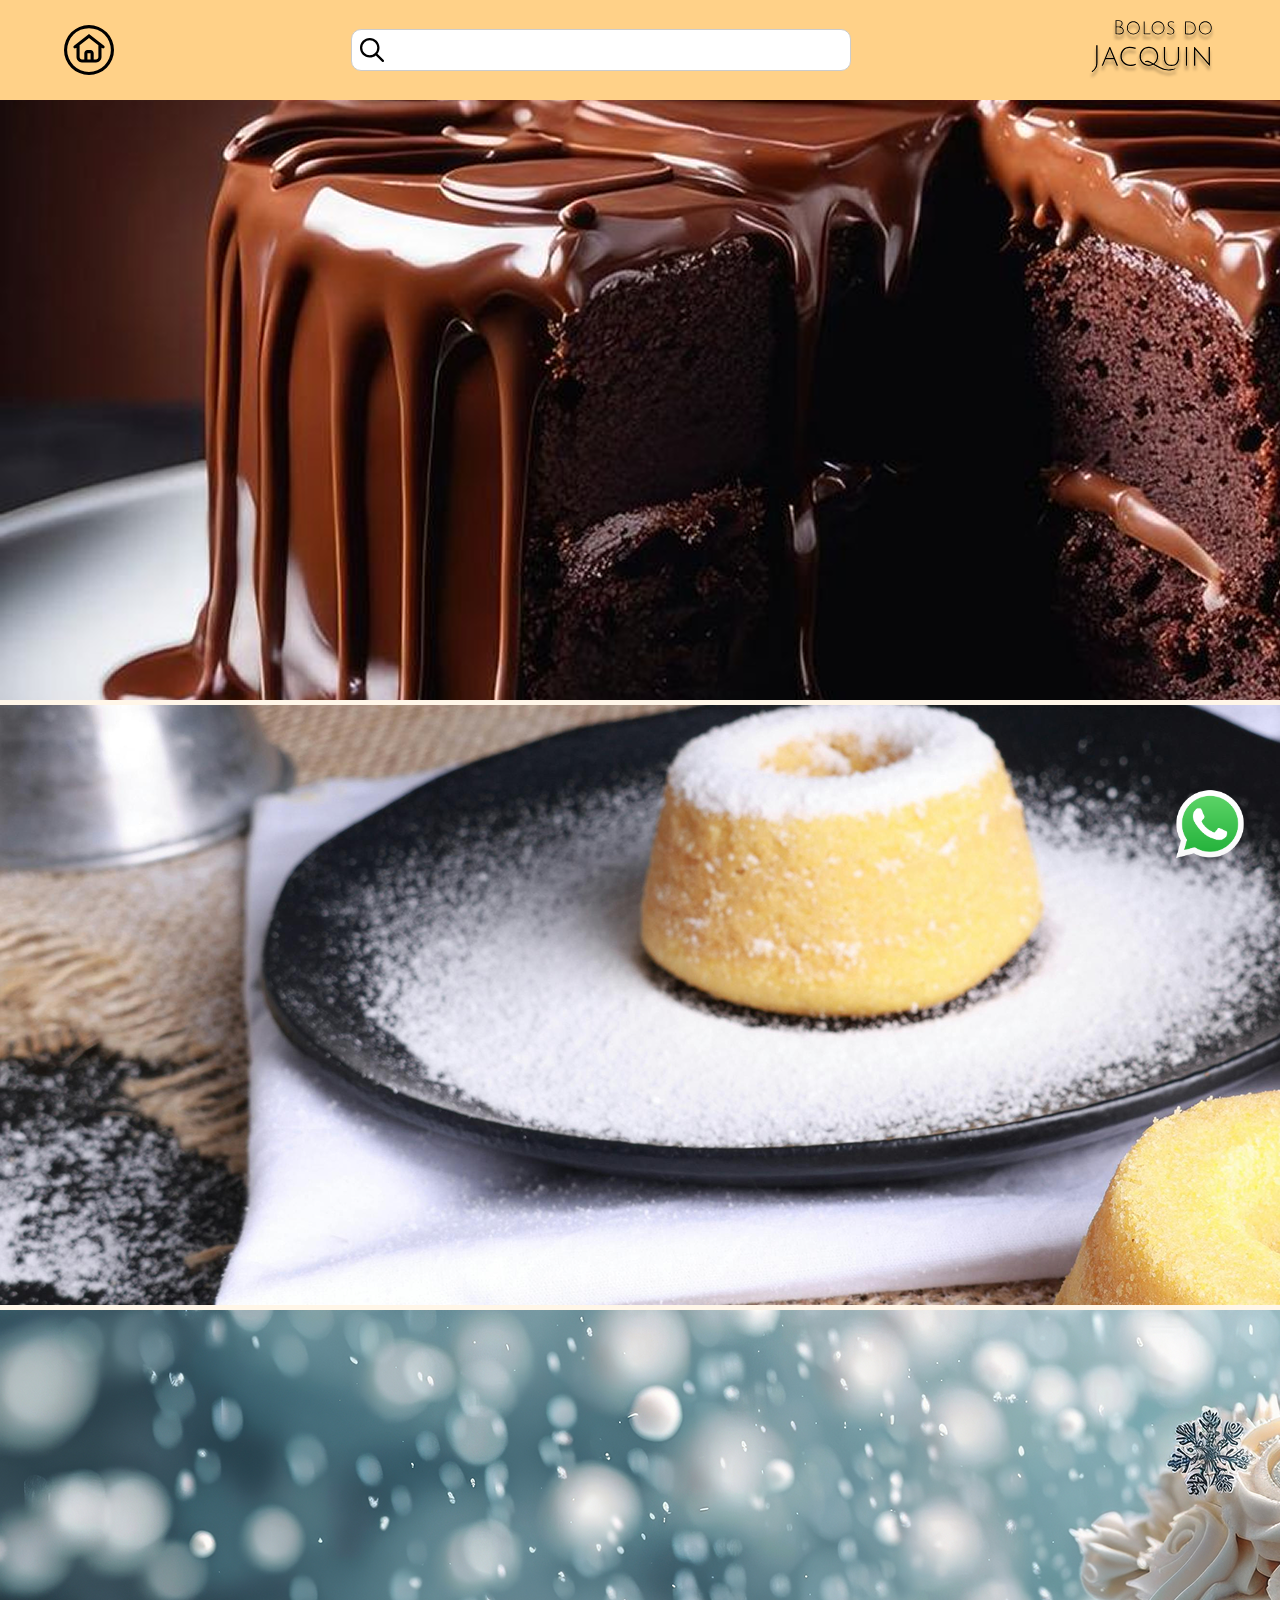
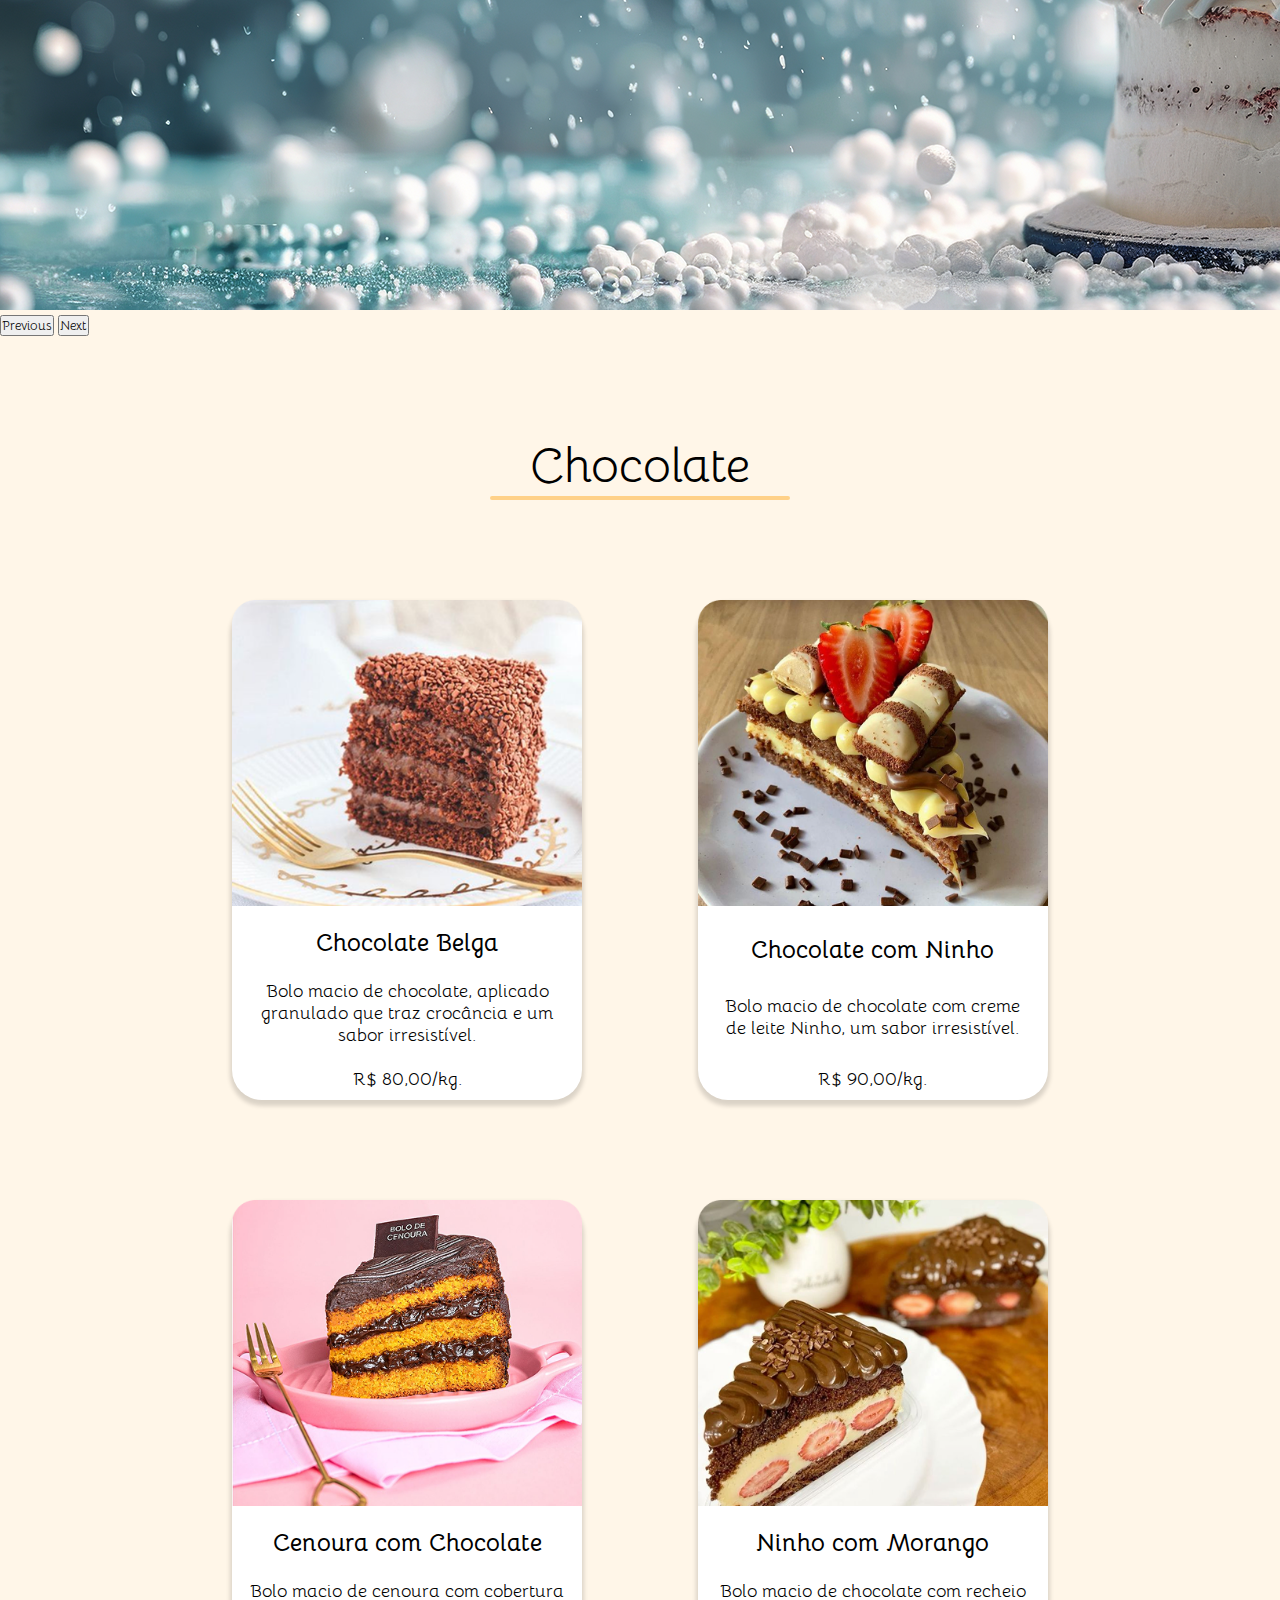
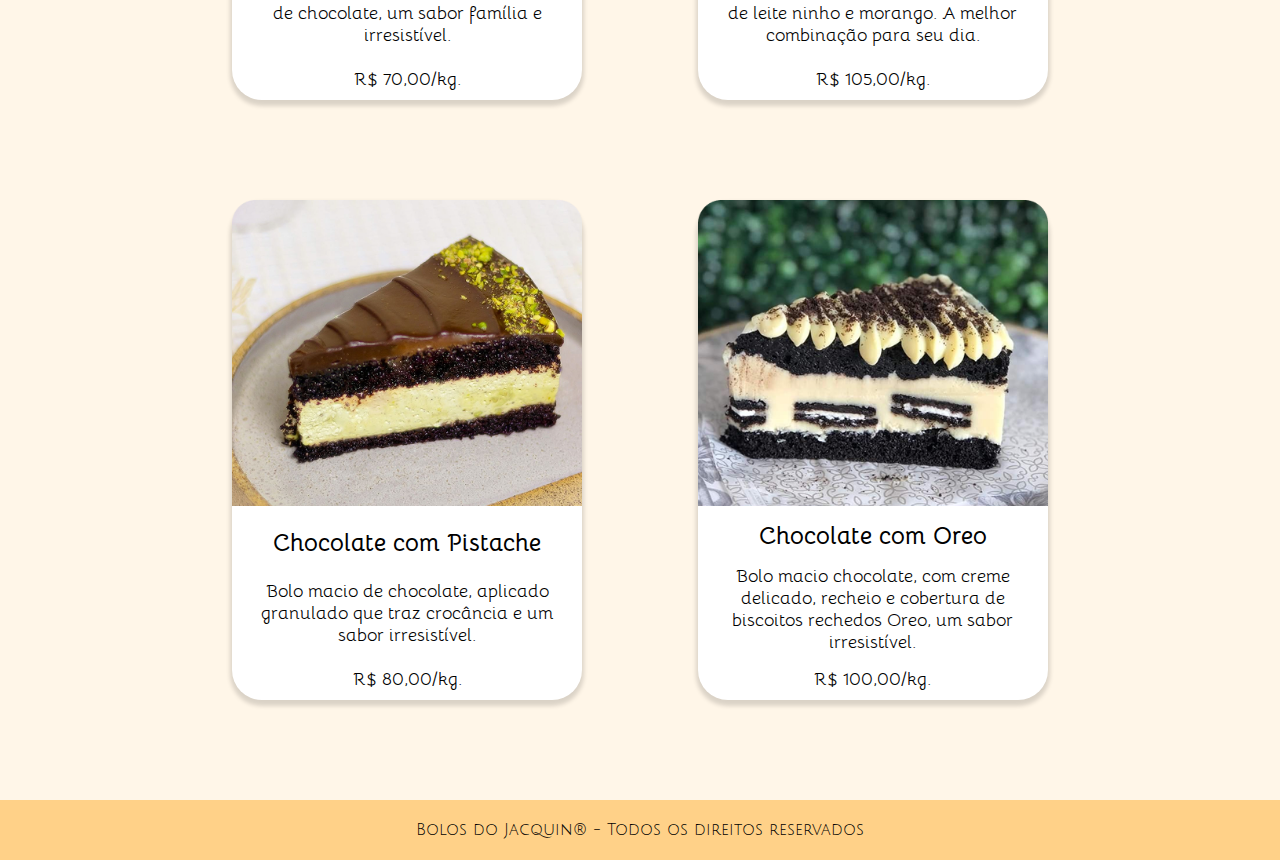
<file: index.html>
<!DOCTYPE html>
<html lang="pt-br">

<head>
  <meta charset="UTF-8">
  <meta name="viewport" content="width=device-width, initial-scale=1.0">
  <title>BJ - Produtos</title>

  <link href="https://cdn.jsdelivr.net/npm/bootstrap@5.3.8/dist/css/bootstrap.min.css" rel="stylesheet"
    integrity="sha384-sRIl4kxILFvY47J16cr9ZwB07vP4J8+LH7qKQnuqkuIAvNWLzeN8tE5YBujZqJLB" crossorigin="anonymous">

  <link rel="stylesheet" href="style.css">
  <link rel="preconnect" href="https://fonts.googleapis.com">
  <link rel="preconnect" href="https://fonts.gstatic.com" crossorigin>
  <link
    href="https://fonts.googleapis.com/css2?family=Bellota:ital,wght@0,300;0,400;0,700;1,300;1,400;1,700&family=Julius+Sans+One&display=swap"
    rel="stylesheet">

  <script defer src="https://cdn.jsdelivr.net/npm/bootstrap@5.3.8/dist/js/bootstrap.bundle.min.js"
    integrity="sha384-FKyoEForCGlyvwx9Hj09JcYn3nv7wiPVlz7YYwJrWVcXK/BmnVDxM+D2scQbITxI"
    crossorigin="anonymous"></script>

  <script defer src="./js/script.js"></script>
</head>

<body>
  <div id="sombra"></div>
  <header>
    <div class="container_cabecalho">
      <svg class="icone_home" xmlns="http://www.w3.org/2000/svg"
        viewBox="0 0 512 512"><!--! Font Awesome Pro 7.0.1 by @fontawesome - https://fontawesome.com License - https://fontawesome.com/license (Commercial License) Copyright 2025 Fonticons, Inc. -->
        <path fill="currentColor"
          d="M256 32a224 224 0 1 1 0 448 224 224 0 1 1 0-448zm0 480a256 256 0 1 0 0-512 256 256 0 1 0 0 512zM240 352l0-64 32 0 0 64-32 0zm-32 0l-24 0c-13.3 0-24-10.7-24-24l0-121.1 96-74.7 96 74.7 0 121.1c0 13.3-10.7 24-24 24l-24 0 0-64c0-17.7-14.3-32-32-32l-32 0c-17.7 0-32 14.3-32 32l0 64zM128 231.8l0 96.2c0 30.9 25.1 56 56 56l144 0c30.9 0 56-25.1 56-56l0-96.2 6.2 4.8c7 5.4 17 4.2 22.5-2.8s4.2-17-2.8-22.5l-144-112c-5.8-4.5-13.9-4.5-19.6 0l-144 112c-7 5.4-8.2 15.5-2.8 22.5s15.5 8.2 22.5 2.8l6.2-4.8z" />
      </svg>

      <div class="box_busca" id="box_busca">
        <svg class="icone_lupa" xmlns="http://www.w3.org/2000/svg"
          viewBox="0 0 512 512"><!--! Font Awesome Pro 7.0.1 by @fontawesome - https://fontawesome.com License - https://fontawesome.com/license (Commercial License) Copyright 2025 Fonticons, Inc. -->
          <path fill="currentColor"
            d="M368 208a160 160 0 1 0 -320 0 160 160 0 1 0 320 0zM337.1 371.1C301.7 399.2 256.8 416 208 416 93.1 416 0 322.9 0 208S93.1 0 208 0 416 93.1 416 208c0 48.8-16.8 93.7-44.9 129.1L505 471c9.4 9.4 9.4 24.6 0 33.9s-24.6 9.4-33.9 0L337.1 371.1z" />
        </svg>
        <input class="campo_busca" type="text" name="" id="">
      </div>

      <svg class="logo" viewBox="0 0 143 67" fill="none" xmlns="http://www.w3.org/2000/svg">
        <g filter="url(#filter0_d_5_328)">
          <path
            d="M30.7556 0.313999C31.8996 0.225999 33.0656 0.181999 34.2536 0.181999C35.4562 0.181999 36.4902 0.475333 37.3556 1.062C38.2356 1.64867 38.6756 2.49933 38.6756 3.614C38.6756 4.45 38.4409 5.22733 37.9716 5.946C37.5169 6.66467 36.9669 7.20733 36.3216 7.574C37.3629 7.89667 38.2356 8.454 38.9396 9.246C39.6436 10.038 39.9956 10.9253 39.9956 11.908C39.9956 13.2867 39.5556 14.3353 38.6756 15.054C37.8102 15.7727 36.6149 16.132 35.0896 16.132C33.5789 16.132 32.1342 16.0733 30.7556 15.956V0.313999ZM35.2216 15.186C36.2922 15.186 37.1722 14.8927 37.8616 14.306C38.5509 13.7047 38.8956 12.942 38.8956 12.018C38.8956 11.094 38.5582 10.2947 37.8836 9.62C37.2236 8.94533 36.3142 8.48333 35.1556 8.234C34.6129 8.11667 33.9822 8.058 33.2636 8.058C32.5596 8.058 32.0756 8.058 31.8116 8.058V15.076C32.4569 15.1493 33.5936 15.186 35.2216 15.186ZM37.6196 3.592C37.6196 2.78533 37.2822 2.162 36.6076 1.722C35.9476 1.282 35.1996 1.062 34.3636 1.062C33.5422 1.062 32.6916 1.09133 31.8116 1.15V7.156C32.0022 7.156 32.3616 7.156 32.8896 7.156C33.4176 7.156 34.1949 7.2 35.2216 7.288C35.8816 6.936 36.4462 6.43 36.9156 5.77C37.3849 5.11 37.6196 4.384 37.6196 3.592ZM50.6415 16.22C48.6028 16.22 46.8942 15.5087 45.5155 14.086C44.1368 12.6633 43.4475 10.9253 43.4475 8.872C43.4475 6.804 44.1368 5.05867 45.5155 3.636C46.8942 2.21333 48.6028 1.502 50.6415 1.502C52.6802 1.502 54.3888 2.21333 55.7675 3.636C57.1462 5.05867 57.8355 6.804 57.8355 8.872C57.8355 10.9253 57.1462 12.6633 55.7675 14.086C54.3888 15.5087 52.6802 16.22 50.6415 16.22ZM50.6415 2.404C48.8815 2.404 47.4148 3.02733 46.2415 4.274C45.0828 5.52067 44.5035 7.05333 44.5035 8.872C44.5035 10.676 45.0828 12.2013 46.2415 13.448C47.4148 14.68 48.8815 15.296 50.6415 15.296C52.4162 15.296 53.8828 14.68 55.0415 13.448C56.2002 12.2013 56.7795 10.676 56.7795 8.872C56.7795 7.05333 56.2002 5.52067 55.0415 4.274C53.8828 3.02733 52.4162 2.404 50.6415 2.404ZM62.2455 16V1.722H63.2575V15.076H69.8135V16H62.2455ZM78.2489 16.22C76.2103 16.22 74.5016 15.5087 73.1229 14.086C71.7443 12.6633 71.0549 10.9253 71.0549 8.872C71.0549 6.804 71.7443 5.05867 73.1229 3.636C74.5016 2.21333 76.2103 1.502 78.2489 1.502C80.2876 1.502 81.9963 2.21333 83.3749 3.636C84.7536 5.05867 85.4429 6.804 85.4429 8.872C85.4429 10.9253 84.7536 12.6633 83.3749 14.086C81.9963 15.5087 80.2876 16.22 78.2489 16.22ZM78.2489 2.404C76.4889 2.404 75.0223 3.02733 73.8489 4.274C72.6903 5.52067 72.1109 7.05333 72.1109 8.872C72.1109 10.676 72.6903 12.2013 73.8489 13.448C75.0223 14.68 76.4889 15.296 78.2489 15.296C80.0236 15.296 81.4903 14.68 82.6489 13.448C83.8076 12.2013 84.3869 10.676 84.3869 8.872C84.3869 7.05333 83.8076 5.52067 82.6489 4.274C81.4903 3.02733 80.0236 2.404 78.2489 2.404ZM92.7349 2.338C91.9429 2.338 91.2976 2.52867 90.7989 2.91C90.3002 3.29133 90.0509 3.82667 90.0509 4.516C90.0509 5.308 90.3809 6.01933 91.0409 6.65C91.5102 7.10467 92.1116 7.58867 92.8449 8.102C93.5929 8.60067 94.1062 8.96 94.3849 9.18C94.6636 9.4 95.0009 9.70067 95.3969 10.082C96.1156 10.8007 96.4749 11.6293 96.4749 12.568C96.4749 13.7853 96.0642 14.7093 95.2429 15.34C94.4362 15.956 93.2996 16.264 91.8329 16.264C90.3809 16.264 89.1636 15.8827 88.1809 15.12L88.7089 14.35C89.7062 15.0247 90.7622 15.362 91.8769 15.362C92.9916 15.362 93.8569 15.1273 94.4729 14.658C95.1036 14.1887 95.4189 13.5287 95.4189 12.678C95.4189 11.9447 95.1036 11.27 94.4729 10.654C94.0329 10.214 93.4389 9.73733 92.6909 9.224C91.9576 8.71067 91.4442 8.344 91.1509 8.124C90.8576 7.88933 90.5129 7.58133 90.1169 7.2C89.3689 6.452 88.9949 5.58667 88.9949 4.604C88.9949 3.62133 89.3396 2.85133 90.0289 2.294C90.7329 1.73667 91.7009 1.458 92.9329 1.458C94.1649 1.458 95.2722 1.7 96.2549 2.184L95.8809 2.998C94.9716 2.558 93.9229 2.338 92.7349 2.338ZM113.034 15.252C114.912 15.252 116.415 14.746 117.544 13.734C118.688 12.722 119.26 11.1967 119.26 9.158C119.26 7.11933 118.615 5.49867 117.324 4.296C116.048 3.09333 114.472 2.492 112.594 2.492C111.26 2.492 110.233 2.52133 109.514 2.58V15.098C110.394 15.2007 111.568 15.252 113.034 15.252ZM112.594 1.59C114.794 1.59 116.628 2.272 118.094 3.636C119.576 4.98533 120.316 6.826 120.316 9.158C120.316 11.49 119.634 13.2427 118.27 14.416C116.921 15.5893 115.176 16.176 113.034 16.176C111.553 16.176 110.028 16.1027 108.458 15.956V1.722C109.632 1.634 111.01 1.59 112.594 1.59ZM131.036 16.22C128.997 16.22 127.289 15.5087 125.91 14.086C124.531 12.6633 123.842 10.9253 123.842 8.872C123.842 6.804 124.531 5.05867 125.91 3.636C127.289 2.21333 128.997 1.502 131.036 1.502C133.075 1.502 134.783 2.21333 136.162 3.636C137.541 5.05867 138.23 6.804 138.23 8.872C138.23 10.9253 137.541 12.6633 136.162 14.086C134.783 15.5087 133.075 16.22 131.036 16.22ZM131.036 2.404C129.276 2.404 127.809 3.02733 126.636 4.274C125.477 5.52067 124.898 7.05333 124.898 8.872C124.898 10.676 125.477 12.2013 126.636 13.448C127.809 14.68 129.276 15.296 131.036 15.296C132.811 15.296 134.277 14.68 135.436 13.448C136.595 12.2013 137.174 10.676 137.174 8.872C137.174 7.05333 136.595 5.52067 135.436 4.274C134.277 3.02733 132.811 2.404 131.036 2.404ZM9.13025 48.44V28.12H10.6663V47.416C10.6663 50.2747 10.0689 52.5573 8.87425 54.264C8.27692 55.1387 7.66892 55.864 7.05025 56.44C6.43158 57.0373 5.67425 57.656 4.77825 58.296L4.10625 57.304C7.45558 54.8507 9.13025 51.896 9.13025 48.44ZM19.739 43.8L16.763 51H15.259L23.963 30.104H24.827L33.595 51H31.963L28.955 43.8H19.739ZM24.315 32.472C23.995 33.432 23.707 34.232 23.451 34.872L20.251 42.552H28.443L25.275 34.904C24.7843 33.7093 24.4643 32.8987 24.315 32.472ZM53.5938 49.976C51.9938 50.872 49.7644 51.32 46.9058 51.32C44.0684 51.32 41.5618 50.296 39.3858 48.248C37.2311 46.2 36.1538 43.6613 36.1538 40.632C36.1538 37.5813 37.0924 35.032 38.9698 32.984C40.8684 30.936 43.3111 29.912 46.2978 29.912C48.7084 29.912 51.0658 30.2853 53.3698 31.032L52.9858 32.248C50.7671 31.5653 48.4738 31.224 46.1058 31.224C43.7378 31.224 41.7431 32.1307 40.1218 33.944C38.5218 35.736 37.7218 37.944 37.7218 40.568C37.7218 43.1707 38.6498 45.3893 40.5058 47.224C42.3831 49.0587 44.5484 49.976 47.0018 49.976C49.4551 49.976 51.4924 49.6347 53.1138 48.952L53.5938 49.976ZM68.024 51.32C65.0587 51.32 62.5733 50.2853 60.568 48.216C58.5627 46.1467 57.56 43.6187 57.56 40.632C57.56 37.624 58.5627 35.0853 60.568 33.016C62.5733 30.9467 65.0587 29.912 68.024 29.912C70.9893 29.912 73.464 30.9467 75.448 33.016C77.4533 35.0853 78.456 37.6133 78.456 40.6C78.456 42.3707 78.0827 44.0133 77.336 45.528C76.5893 47.0427 75.5653 48.2907 74.264 49.272C79.3413 52.28 83.2453 54.0933 85.976 54.712C87.384 55.0533 88.7387 55.224 90.04 55.224C91.3413 55.224 92.7387 55.0747 94.232 54.776C95.7467 54.4773 96.824 54.168 97.464 53.848L97.816 54.68C97.0053 55.064 95.8213 55.4373 94.264 55.8C92.728 56.184 91.2773 56.376 89.912 56.376C88.568 56.376 87.128 56.1947 85.592 55.832C84.056 55.4907 82.456 54.936 80.792 54.168C79.128 53.4 77.8373 52.7707 76.92 52.28C76.024 51.8107 74.7227 51.0747 73.016 50.072C71.48 50.904 69.816 51.32 68.024 51.32ZM67.992 31.224C65.432 31.224 63.3093 32.1307 61.624 33.944C59.9387 35.7573 59.096 37.9867 59.096 40.632C59.096 43.256 59.9387 45.4747 61.624 47.288C63.3093 49.08 65.4427 49.976 68.024 49.976C69.368 49.976 70.584 49.72 71.672 49.208C69.2613 47.5867 67.384 46.776 66.04 46.776C65.272 46.776 64.568 46.9253 63.928 47.224L63.448 46.328C64.1733 45.8587 64.984 45.624 65.88 45.624C66.776 45.624 67.6507 45.784 68.504 46.104C69.3573 46.424 70.072 46.7547 70.648 47.096C71.2453 47.4373 72.0133 47.9173 72.952 48.536C74.1893 47.704 75.16 46.5947 75.864 45.208C76.5893 43.8 76.952 42.264 76.952 40.6C76.952 37.976 76.0987 35.7573 74.392 33.944C72.7067 32.1307 70.5733 31.224 67.992 31.224ZM99.6553 48.856C98.2473 50.4987 96.1033 51.32 93.2233 51.32C90.3433 51.32 88.1993 50.4987 86.7913 48.856C85.3833 47.2133 84.6793 44.9413 84.6793 42.04V30.232H86.1513V42.04C86.1513 47.352 88.5086 50.008 93.2233 50.008C97.9379 50.008 100.295 47.352 100.295 42.04V30.232H101.767V42.04C101.767 44.9413 101.063 47.2133 99.6553 48.856ZM109.246 51V30.232H110.718V51H109.246ZM118.403 51V30.104H119.107L132.739 45.784C133.229 46.3387 133.677 46.8933 134.083 47.448C134.509 47.9813 134.733 48.2587 134.755 48.28C134.712 47.768 134.691 46.7653 134.691 45.272V30.232H136.163V51.128H135.459L121.571 35.192L119.811 33.048C119.853 33.4747 119.875 34.4773 119.875 36.056V51H118.403Z"
            fill="black" />
        </g>
        <defs>
          <filter id="filter0_d_5_328" x="0.106201" y="0.181999" width="142.124" height="66.114"
            filterUnits="userSpaceOnUse" color-interpolation-filters="sRGB">
            <feFlood flood-opacity="0" result="BackgroundImageFix" />
            <feColorMatrix in="SourceAlpha" type="matrix" values="0 0 0 0 0 0 0 0 0 0 0 0 0 0 0 0 0 0 127 0"
              result="hardAlpha" />
            <feOffset dy="4" />
            <feGaussianBlur stdDeviation="2" />
            <feComposite in2="hardAlpha" operator="out" />
            <feColorMatrix type="matrix" values="0 0 0 0 0 0 0 0 0 0 0 0 0 0 0 0 0 0 0.25 0" />
            <feBlend mode="normal" in2="BackgroundImageFix" result="effect1_dropShadow_5_328" />
            <feBlend mode="normal" in="SourceGraphic" in2="effect1_dropShadow_5_328" result="shape" />
          </filter>
        </defs>
      </svg>

      <a class="menu_barras" id="menu_barras" href="#" onclick="mostrarMenu()">
        <svg xmlns="http://www.w3.org/2000/svg"
          viewBox="0 0 640 640"><!--! Font Awesome Pro 7.0.1 by @fontawesome - https://fontawesome.com License - https://fontawesome.com/license (Commercial License) Copyright 2025 Fonticons, Inc. -->
          <path fill="currentColor"
            d="M96 144C96 135.2 103.2 128 112 128L528 128C536.8 128 544 135.2 544 144C544 152.8 536.8 160 528 160L112 160C103.2 160 96 152.8 96 144zM96 320C96 311.2 103.2 304 112 304L528 304C536.8 304 544 311.2 544 320C544 328.8 536.8 336 528 336L112 336C103.2 336 96 328.8 96 320zM544 496C544 504.8 536.8 512 528 512L112 512C103.2 512 96 504.8 96 496C96 487.2 103.2 480 112 480L528 480C536.8 480 544 487.2 544 496z" />
        </svg>
      </a>

    </div>
  </header>

  <main>
    <!-- <section class="banner"></section> -->
    <div id="carouselExampleAutoplaying" class="carousel slide" data-bs-ride="carousel">
      <div class="carousel-inner">
        <div class="carousel-item active">
          <img src="./assets/imgs/banner.png" class="d-block w-100" alt="...">
        </div>
        <div class="carousel-item">
          <img src="./assets/imgs/banner2.png" class="d-block w-100" alt="...">
        </div>
        <div class="carousel-item">
          <img src="./assets/imgs/banner3.png" class="d-block w-100" alt="...">
        </div>
      </div>
      <button class="carousel-control-prev" type="button" data-bs-target="#carouselExampleAutoplaying"
        data-bs-slide="prev">
        <span class="carousel-control-prev-icon" aria-hidden="true"></span>
        <span class="visually-hidden">Previous</span>
      </button>
      <button class="carousel-control-next" type="button" data-bs-target="#carouselExampleAutoplaying"
        data-bs-slide="next">
        <span class="carousel-control-next-icon" aria-hidden="true"></span>
        <span class="visually-hidden">Next</span>
      </button>
    </div>


    <section class="container">
      <h1 class="acessivel">produtos de chocolate</h1>
      <div class="titulo">
        <span>Chocolate</span>
        <hr>
      </div>

      <section class="cards">
        <div class="card">
          <img src="./assets/imgs/choc-belga.png" alt="Uma fatia de bolo de chocolate belga">
          <h2>Chocolate Belga</h2>
          <p>Bolo macio de chocolate, aplicado granulado que traz crocância e um sabor irresistível.</p>
          <span>R$ 80,00/kg.</span>
        </div>

        <div class="card">
          <img src="./assets/imgs/choc-ninho.png" alt="Uma fatia de bolo de chocolate com ninho">
          <h2>Chocolate com Ninho</h2>
          <p>Bolo macio de chocolate com creme de leite Ninho, um sabor irresistível.</p>
          <span>R$ 90,00/kg.</span>
        </div>

        <div class="card">
          <img src="./assets/imgs/cenoura-choc.png" alt="Uma fatia de bolo de cenoura com cobertura de chocolate">
          <h2>Cenoura com Chocolate</h2>
          <p>Bolo macio de cenoura com cobertura de chocolate, um sabor família e irresistível.</p>
          <span>R$ 70,00/kg.</span>
        </div>

        <div class="card">
          <img src="./assets/imgs/choc-ninho-morango.png"
            alt="Uma fatia de bolo de ninho com morango e cobertura de chocolate">
          <h2>Ninho com Morango</h2>
          <p>Bolo macio de chocolate com recheio de leite ninho e morango. A melhor combinação para seu dia.</p>
          <span>R$ 105,00/kg.</span>
        </div>

        <div class="card">
          <img src="./assets/imgs/choc-pistache.png" alt="Uma fatia de bolo de chocolate com pistache">
          <h2>Chocolate com Pistache</h2>
          <p>Bolo macio de chocolate, aplicado granulado que traz crocância e um sabor irresistível.</p>
          <span>R$ 80,00/kg.</span>
        </div>

        <div class="card">
          <img src="./assets/imgs/choc-oreo.png" alt="Uma fatia de bolo de chocolate com biscoito recheado Oreo">
          <h2>Chocolate com Oreo</h2>
          <p>Bolo macio chocolate, com creme delicado, recheio e cobertura de biscoitos rechedos Oreo, um sabor
            irresistível.</p>
          <span>R$ 100,00/kg.</span>
        </div>
      </section>
    </section>

    <a class="whatsapp" href="https://wa.me/5511999999999?text=Olá%20,%20gostaria%20de%20mais%20informações."
      target="_blank">
      <img src="./assets/whatsapp.png" alt="icone do whatsapp">
    </a>
  </main>

  <footer>
    <p>Bolos do Jacquin® - Todos os direitos reservados</p>
  </footer>
</body>

</html>
</file>
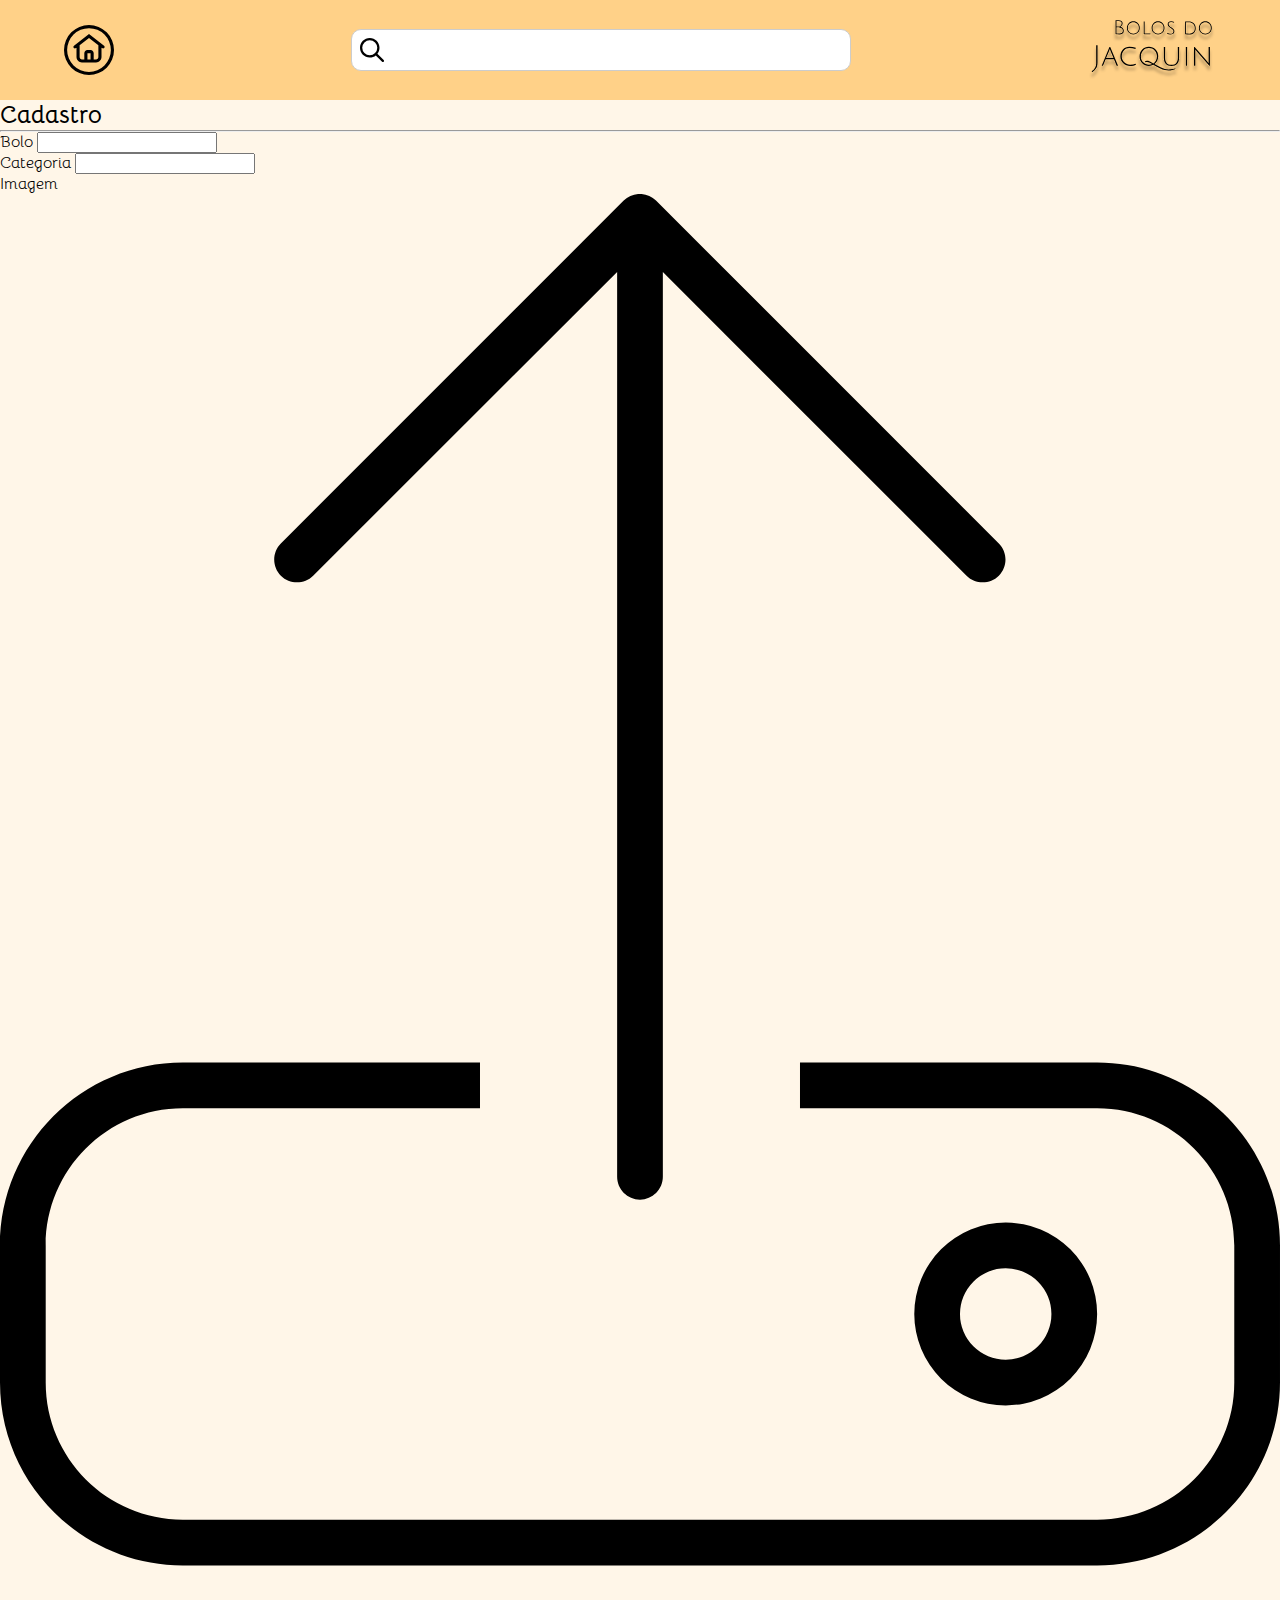
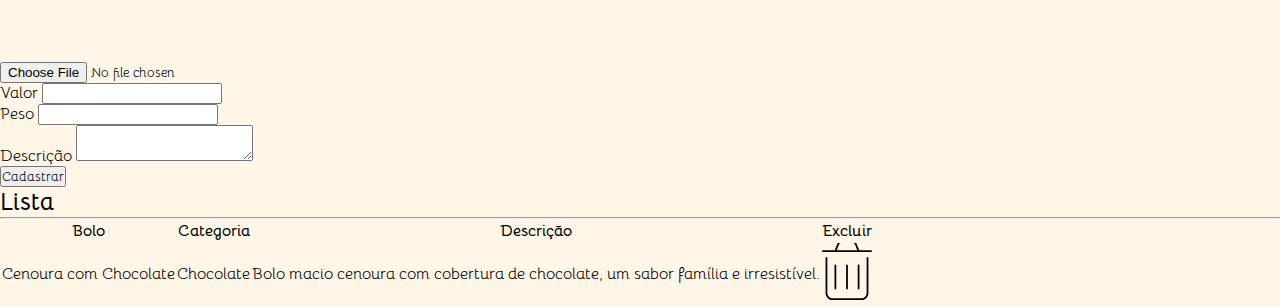
<file: cadastro/index.html>
<!DOCTYPE html>
<html lang="pt-br">

<head>
    <meta charset="UTF-8">
    <meta name="viewport" content="width=device-width, initial-scale=1.0">
    <title>BJ - Cadastro</title>

    <link rel="stylesheet" href="style.css">
    <link rel="preconnect" href="https://fonts.googleapis.com">
    <link rel="preconnect" href="https://fonts.gstatic.com" crossorigin>
    <link
        href="https://fonts.googleapis.com/css2?family=Bellota:ital,wght@0,300;0,400;0,700;1,300;1,400;1,700&family=Julius+Sans+One&display=swap"
        rel="stylesheet">
</head>

<body>
    <header>
        <div class="container_cabecalho">
            <svg class="icone_home" xmlns="http://www.w3.org/2000/svg"
                viewBox="0 0 512 512"><!--! Font Awesome Pro 7.0.1 by @fontawesome - https://fontawesome.com License - https://fontawesome.com/license (Commercial License) Copyright 2025 Fonticons, Inc. -->
                <path fill="currentColor"
                    d="M256 32a224 224 0 1 1 0 448 224 224 0 1 1 0-448zm0 480a256 256 0 1 0 0-512 256 256 0 1 0 0 512zM240 352l0-64 32 0 0 64-32 0zm-32 0l-24 0c-13.3 0-24-10.7-24-24l0-121.1 96-74.7 96 74.7 0 121.1c0 13.3-10.7 24-24 24l-24 0 0-64c0-17.7-14.3-32-32-32l-32 0c-17.7 0-32 14.3-32 32l0 64zM128 231.8l0 96.2c0 30.9 25.1 56 56 56l144 0c30.9 0 56-25.1 56-56l0-96.2 6.2 4.8c7 5.4 17 4.2 22.5-2.8s4.2-17-2.8-22.5l-144-112c-5.8-4.5-13.9-4.5-19.6 0l-144 112c-7 5.4-8.2 15.5-2.8 22.5s15.5 8.2 22.5 2.8l6.2-4.8z" />
            </svg>
            <div class="box_busca">
                <svg class="icone_lupa" xmlns="http://www.w3.org/2000/svg"
                    viewBox="0 0 512 512"><!--! Font Awesome Pro 7.0.1 by @fontawesome - https://fontawesome.com License - https://fontawesome.com/license (Commercial License) Copyright 2025 Fonticons, Inc. -->
                    <path fill="currentColor"
                        d="M368 208a160 160 0 1 0 -320 0 160 160 0 1 0 320 0zM337.1 371.1C301.7 399.2 256.8 416 208 416 93.1 416 0 322.9 0 208S93.1 0 208 0 416 93.1 416 208c0 48.8-16.8 93.7-44.9 129.1L505 471c9.4 9.4 9.4 24.6 0 33.9s-24.6 9.4-33.9 0L337.1 371.1z" />
                </svg>
                <input class="campo_busca" type="text" name="" id="">
            </div>
            <svg class="logo" viewBox="0 0 143 67" fill="none" xmlns="http://www.w3.org/2000/svg">
                <g filter="url(#filter0_d_5_328)">
                    <path
                        d="M30.7556 0.313999C31.8996 0.225999 33.0656 0.181999 34.2536 0.181999C35.4562 0.181999 36.4902 0.475333 37.3556 1.062C38.2356 1.64867 38.6756 2.49933 38.6756 3.614C38.6756 4.45 38.4409 5.22733 37.9716 5.946C37.5169 6.66467 36.9669 7.20733 36.3216 7.574C37.3629 7.89667 38.2356 8.454 38.9396 9.246C39.6436 10.038 39.9956 10.9253 39.9956 11.908C39.9956 13.2867 39.5556 14.3353 38.6756 15.054C37.8102 15.7727 36.6149 16.132 35.0896 16.132C33.5789 16.132 32.1342 16.0733 30.7556 15.956V0.313999ZM35.2216 15.186C36.2922 15.186 37.1722 14.8927 37.8616 14.306C38.5509 13.7047 38.8956 12.942 38.8956 12.018C38.8956 11.094 38.5582 10.2947 37.8836 9.62C37.2236 8.94533 36.3142 8.48333 35.1556 8.234C34.6129 8.11667 33.9822 8.058 33.2636 8.058C32.5596 8.058 32.0756 8.058 31.8116 8.058V15.076C32.4569 15.1493 33.5936 15.186 35.2216 15.186ZM37.6196 3.592C37.6196 2.78533 37.2822 2.162 36.6076 1.722C35.9476 1.282 35.1996 1.062 34.3636 1.062C33.5422 1.062 32.6916 1.09133 31.8116 1.15V7.156C32.0022 7.156 32.3616 7.156 32.8896 7.156C33.4176 7.156 34.1949 7.2 35.2216 7.288C35.8816 6.936 36.4462 6.43 36.9156 5.77C37.3849 5.11 37.6196 4.384 37.6196 3.592ZM50.6415 16.22C48.6028 16.22 46.8942 15.5087 45.5155 14.086C44.1368 12.6633 43.4475 10.9253 43.4475 8.872C43.4475 6.804 44.1368 5.05867 45.5155 3.636C46.8942 2.21333 48.6028 1.502 50.6415 1.502C52.6802 1.502 54.3888 2.21333 55.7675 3.636C57.1462 5.05867 57.8355 6.804 57.8355 8.872C57.8355 10.9253 57.1462 12.6633 55.7675 14.086C54.3888 15.5087 52.6802 16.22 50.6415 16.22ZM50.6415 2.404C48.8815 2.404 47.4148 3.02733 46.2415 4.274C45.0828 5.52067 44.5035 7.05333 44.5035 8.872C44.5035 10.676 45.0828 12.2013 46.2415 13.448C47.4148 14.68 48.8815 15.296 50.6415 15.296C52.4162 15.296 53.8828 14.68 55.0415 13.448C56.2002 12.2013 56.7795 10.676 56.7795 8.872C56.7795 7.05333 56.2002 5.52067 55.0415 4.274C53.8828 3.02733 52.4162 2.404 50.6415 2.404ZM62.2455 16V1.722H63.2575V15.076H69.8135V16H62.2455ZM78.2489 16.22C76.2103 16.22 74.5016 15.5087 73.1229 14.086C71.7443 12.6633 71.0549 10.9253 71.0549 8.872C71.0549 6.804 71.7443 5.05867 73.1229 3.636C74.5016 2.21333 76.2103 1.502 78.2489 1.502C80.2876 1.502 81.9963 2.21333 83.3749 3.636C84.7536 5.05867 85.4429 6.804 85.4429 8.872C85.4429 10.9253 84.7536 12.6633 83.3749 14.086C81.9963 15.5087 80.2876 16.22 78.2489 16.22ZM78.2489 2.404C76.4889 2.404 75.0223 3.02733 73.8489 4.274C72.6903 5.52067 72.1109 7.05333 72.1109 8.872C72.1109 10.676 72.6903 12.2013 73.8489 13.448C75.0223 14.68 76.4889 15.296 78.2489 15.296C80.0236 15.296 81.4903 14.68 82.6489 13.448C83.8076 12.2013 84.3869 10.676 84.3869 8.872C84.3869 7.05333 83.8076 5.52067 82.6489 4.274C81.4903 3.02733 80.0236 2.404 78.2489 2.404ZM92.7349 2.338C91.9429 2.338 91.2976 2.52867 90.7989 2.91C90.3002 3.29133 90.0509 3.82667 90.0509 4.516C90.0509 5.308 90.3809 6.01933 91.0409 6.65C91.5102 7.10467 92.1116 7.58867 92.8449 8.102C93.5929 8.60067 94.1062 8.96 94.3849 9.18C94.6636 9.4 95.0009 9.70067 95.3969 10.082C96.1156 10.8007 96.4749 11.6293 96.4749 12.568C96.4749 13.7853 96.0642 14.7093 95.2429 15.34C94.4362 15.956 93.2996 16.264 91.8329 16.264C90.3809 16.264 89.1636 15.8827 88.1809 15.12L88.7089 14.35C89.7062 15.0247 90.7622 15.362 91.8769 15.362C92.9916 15.362 93.8569 15.1273 94.4729 14.658C95.1036 14.1887 95.4189 13.5287 95.4189 12.678C95.4189 11.9447 95.1036 11.27 94.4729 10.654C94.0329 10.214 93.4389 9.73733 92.6909 9.224C91.9576 8.71067 91.4442 8.344 91.1509 8.124C90.8576 7.88933 90.5129 7.58133 90.1169 7.2C89.3689 6.452 88.9949 5.58667 88.9949 4.604C88.9949 3.62133 89.3396 2.85133 90.0289 2.294C90.7329 1.73667 91.7009 1.458 92.9329 1.458C94.1649 1.458 95.2722 1.7 96.2549 2.184L95.8809 2.998C94.9716 2.558 93.9229 2.338 92.7349 2.338ZM113.034 15.252C114.912 15.252 116.415 14.746 117.544 13.734C118.688 12.722 119.26 11.1967 119.26 9.158C119.26 7.11933 118.615 5.49867 117.324 4.296C116.048 3.09333 114.472 2.492 112.594 2.492C111.26 2.492 110.233 2.52133 109.514 2.58V15.098C110.394 15.2007 111.568 15.252 113.034 15.252ZM112.594 1.59C114.794 1.59 116.628 2.272 118.094 3.636C119.576 4.98533 120.316 6.826 120.316 9.158C120.316 11.49 119.634 13.2427 118.27 14.416C116.921 15.5893 115.176 16.176 113.034 16.176C111.553 16.176 110.028 16.1027 108.458 15.956V1.722C109.632 1.634 111.01 1.59 112.594 1.59ZM131.036 16.22C128.997 16.22 127.289 15.5087 125.91 14.086C124.531 12.6633 123.842 10.9253 123.842 8.872C123.842 6.804 124.531 5.05867 125.91 3.636C127.289 2.21333 128.997 1.502 131.036 1.502C133.075 1.502 134.783 2.21333 136.162 3.636C137.541 5.05867 138.23 6.804 138.23 8.872C138.23 10.9253 137.541 12.6633 136.162 14.086C134.783 15.5087 133.075 16.22 131.036 16.22ZM131.036 2.404C129.276 2.404 127.809 3.02733 126.636 4.274C125.477 5.52067 124.898 7.05333 124.898 8.872C124.898 10.676 125.477 12.2013 126.636 13.448C127.809 14.68 129.276 15.296 131.036 15.296C132.811 15.296 134.277 14.68 135.436 13.448C136.595 12.2013 137.174 10.676 137.174 8.872C137.174 7.05333 136.595 5.52067 135.436 4.274C134.277 3.02733 132.811 2.404 131.036 2.404ZM9.13025 48.44V28.12H10.6663V47.416C10.6663 50.2747 10.0689 52.5573 8.87425 54.264C8.27692 55.1387 7.66892 55.864 7.05025 56.44C6.43158 57.0373 5.67425 57.656 4.77825 58.296L4.10625 57.304C7.45558 54.8507 9.13025 51.896 9.13025 48.44ZM19.739 43.8L16.763 51H15.259L23.963 30.104H24.827L33.595 51H31.963L28.955 43.8H19.739ZM24.315 32.472C23.995 33.432 23.707 34.232 23.451 34.872L20.251 42.552H28.443L25.275 34.904C24.7843 33.7093 24.4643 32.8987 24.315 32.472ZM53.5938 49.976C51.9938 50.872 49.7644 51.32 46.9058 51.32C44.0684 51.32 41.5618 50.296 39.3858 48.248C37.2311 46.2 36.1538 43.6613 36.1538 40.632C36.1538 37.5813 37.0924 35.032 38.9698 32.984C40.8684 30.936 43.3111 29.912 46.2978 29.912C48.7084 29.912 51.0658 30.2853 53.3698 31.032L52.9858 32.248C50.7671 31.5653 48.4738 31.224 46.1058 31.224C43.7378 31.224 41.7431 32.1307 40.1218 33.944C38.5218 35.736 37.7218 37.944 37.7218 40.568C37.7218 43.1707 38.6498 45.3893 40.5058 47.224C42.3831 49.0587 44.5484 49.976 47.0018 49.976C49.4551 49.976 51.4924 49.6347 53.1138 48.952L53.5938 49.976ZM68.024 51.32C65.0587 51.32 62.5733 50.2853 60.568 48.216C58.5627 46.1467 57.56 43.6187 57.56 40.632C57.56 37.624 58.5627 35.0853 60.568 33.016C62.5733 30.9467 65.0587 29.912 68.024 29.912C70.9893 29.912 73.464 30.9467 75.448 33.016C77.4533 35.0853 78.456 37.6133 78.456 40.6C78.456 42.3707 78.0827 44.0133 77.336 45.528C76.5893 47.0427 75.5653 48.2907 74.264 49.272C79.3413 52.28 83.2453 54.0933 85.976 54.712C87.384 55.0533 88.7387 55.224 90.04 55.224C91.3413 55.224 92.7387 55.0747 94.232 54.776C95.7467 54.4773 96.824 54.168 97.464 53.848L97.816 54.68C97.0053 55.064 95.8213 55.4373 94.264 55.8C92.728 56.184 91.2773 56.376 89.912 56.376C88.568 56.376 87.128 56.1947 85.592 55.832C84.056 55.4907 82.456 54.936 80.792 54.168C79.128 53.4 77.8373 52.7707 76.92 52.28C76.024 51.8107 74.7227 51.0747 73.016 50.072C71.48 50.904 69.816 51.32 68.024 51.32ZM67.992 31.224C65.432 31.224 63.3093 32.1307 61.624 33.944C59.9387 35.7573 59.096 37.9867 59.096 40.632C59.096 43.256 59.9387 45.4747 61.624 47.288C63.3093 49.08 65.4427 49.976 68.024 49.976C69.368 49.976 70.584 49.72 71.672 49.208C69.2613 47.5867 67.384 46.776 66.04 46.776C65.272 46.776 64.568 46.9253 63.928 47.224L63.448 46.328C64.1733 45.8587 64.984 45.624 65.88 45.624C66.776 45.624 67.6507 45.784 68.504 46.104C69.3573 46.424 70.072 46.7547 70.648 47.096C71.2453 47.4373 72.0133 47.9173 72.952 48.536C74.1893 47.704 75.16 46.5947 75.864 45.208C76.5893 43.8 76.952 42.264 76.952 40.6C76.952 37.976 76.0987 35.7573 74.392 33.944C72.7067 32.1307 70.5733 31.224 67.992 31.224ZM99.6553 48.856C98.2473 50.4987 96.1033 51.32 93.2233 51.32C90.3433 51.32 88.1993 50.4987 86.7913 48.856C85.3833 47.2133 84.6793 44.9413 84.6793 42.04V30.232H86.1513V42.04C86.1513 47.352 88.5086 50.008 93.2233 50.008C97.9379 50.008 100.295 47.352 100.295 42.04V30.232H101.767V42.04C101.767 44.9413 101.063 47.2133 99.6553 48.856ZM109.246 51V30.232H110.718V51H109.246ZM118.403 51V30.104H119.107L132.739 45.784C133.229 46.3387 133.677 46.8933 134.083 47.448C134.509 47.9813 134.733 48.2587 134.755 48.28C134.712 47.768 134.691 46.7653 134.691 45.272V30.232H136.163V51.128H135.459L121.571 35.192L119.811 33.048C119.853 33.4747 119.875 34.4773 119.875 36.056V51H118.403Z"
                        fill="black" />
                </g>
                <defs>
                    <filter id="filter0_d_5_328" x="0.106201" y="0.181999" width="142.124" height="66.114"
                        filterUnits="userSpaceOnUse" color-interpolation-filters="sRGB">
                        <feFlood flood-opacity="0" result="BackgroundImageFix" />
                        <feColorMatrix in="SourceAlpha" type="matrix" values="0 0 0 0 0 0 0 0 0 0 0 0 0 0 0 0 0 0 127 0"
                            result="hardAlpha" />
                        <feOffset dy="4" />
                        <feGaussianBlur stdDeviation="2" />
                        <feComposite in2="hardAlpha" operator="out" />
                        <feColorMatrix type="matrix" values="0 0 0 0 0 0 0 0 0 0 0 0 0 0 0 0 0 0 0.25 0" />
                        <feBlend mode="normal" in2="BackgroundImageFix" result="effect1_dropShadow_5_328" />
                        <feBlend mode="normal" in="SourceGraphic" in2="effect1_dropShadow_5_328" result="shape" />
                    </filter>
                </defs>
            </svg>
        </div>
    </header>

    <main>
        <h1 class="acessivel">tela de cadastro e listagem de produtos</h1>

        <section class="container_cadastro">
            <h2>Cadastro</h2>
            <hr>

            <div class="box_cadastro">
                <div class="cadastro_coluna1">
                    <div class="bolos">
                        <label for="bolo">Bolo</label>
                        <input type="text" name="" id="bolo">
                    </div>

                    <div class="categoria_img">
                        <div class="categoria">
                            <label for="cat">Categoria</label>
                            <input type="text" name="" id="cat">
                        </div>
                        <div class="img">
                            <label for="img">
                                <span>Imagem</span>
                                <div>
                                    <svg xmlns="http://www.w3.org/2000/svg"
                                        viewBox="0 0 448 512"><!--! Font Awesome Pro 7.0.1 by @fontawesome - https://fontawesome.com License - https://fontawesome.com/license (Commercial License) Copyright 2025 Fonticons, Inc. -->
                                        <path fill="currentColor"
                                            d="M232 344l0-316.7 106.3 106.3c3.1 3.1 8.2 3.1 11.3 0s3.1-8.2 0-11.3l-120-120c-3.1-3.1-8.2-3.1-11.3 0l-120 120c-3.1 3.1-3.1 8.2 0 11.3s8.2 3.1 11.3 0L216 27.3 216 344c0 4.4 3.6 8 8 8s8-3.6 8-8zm48-24l104 0c26.5 0 48 21.5 48 48l0 48c0 26.5-21.5 48-48 48L64 464c-26.5 0-48-21.5-48-48l0-48c0-26.5 21.5-48 48-48l104 0 0-16-104 0c-35.3 0-64 28.7-64 64l0 48c0 35.3 28.7 64 64 64l320 0c35.3 0 64-28.7 64-64l0-48c0-35.3-28.7-64-64-64l-104 0 0 16zm88 72a16 16 0 1 1 -32 0 16 16 0 1 1 32 0zm-16-32a32 32 0 1 0 0 64 32 32 0 1 0 0-64z" />
                                    </svg>
                                </div>
                            </label>
                            <input type="file" name="" id="img">
                        </div>
                    </div>

                    <div class="valor_peso">
                        <div class="valor">
                            <label for="val">Valor</label>
                            <input type="text" name="" id="val">
                        </div>

                        <div class="peso">
                            <label for="peso">Peso</label>
                            <input type="text" name="" id="peso">
                        </div>
                    </div>
                </div>

                <div class="cadastro_coluna2">
                    <label for="desc">Descrição</label>
                    <textarea name="" id="desc"></textarea>
                </div>
            </div>
            <input type="button" value="Cadastrar">
        </section>

        <section class="container_lista">
            <h2>Lista</h2>
            <hr>

            <table>
                <thead>
                    <tr>
                        <th>Bolo</th>
                        <th>Categoria</th>
                        <th>Descrição</th>
                        <th>Excluir</th>
                    </tr>
                </thead>
                <tbody>
                    <tr>
                        <td>Cenoura com Chocolate</td>
                        <td>Chocolate</td>
                        <td>Bolo macio cenoura com cobertura de chocolate, um sabor família e irresistível.</td>
                        <td>
                            <svg xmlns="http://www.w3.org/2000/svg"
                                viewBox="0 0 448 512"><!--! Font Awesome Pro 7.0.1 by @fontawesome - https://fontawesome.com License - https://fontawesome.com/license (Commercial License) Copyright 2025 Fonticons, Inc. -->
                                <path fill="currentColor"
                                    d="M151.4 15.1C155 6 163.9 0 173.7 0L274.3 0c9.8 0 18.6 6 22.3 15.1l19.6 48.9-184.4 0 19.6-48.9zM114.6 64L8 64c-4.4 0-8 3.6-8 8s3.6 8 8 8l432 0c4.4 0 8-3.6 8-8s-3.6-8-8-8L333.4 64 311.5 9.1C305.4-6 290.7-16 274.3-16L173.7-16c-16.4 0-31.1 10-37.1 25.1L114.6 64zM32 128l0 320c0 35.3 28.7 64 64 64l256 0c35.3 0 64-28.7 64-64l0-320-16 0 0 320c0 26.5-21.5 48-48 48L96 496c-26.5 0-48-21.5-48-48l0-320-16 0zm96 72c0-4.4-3.6-8-8-8s-8 3.6-8 8l0 208c0 4.4 3.6 8 8 8s8-3.6 8-8l0-208zm104 0c0-4.4-3.6-8-8-8s-8 3.6-8 8l0 208c0 4.4 3.6 8 8 8s8-3.6 8-8l0-208zm104 0c0-4.4-3.6-8-8-8s-8 3.6-8 8l0 208c0 4.4 3.6 8 8 8s8-3.6 8-8l0-208z" />
                            </svg>
                        </td>
                    </tr>
                </tbody>
            </table>
        </section>

    </main>
</body>

</html>
</file>
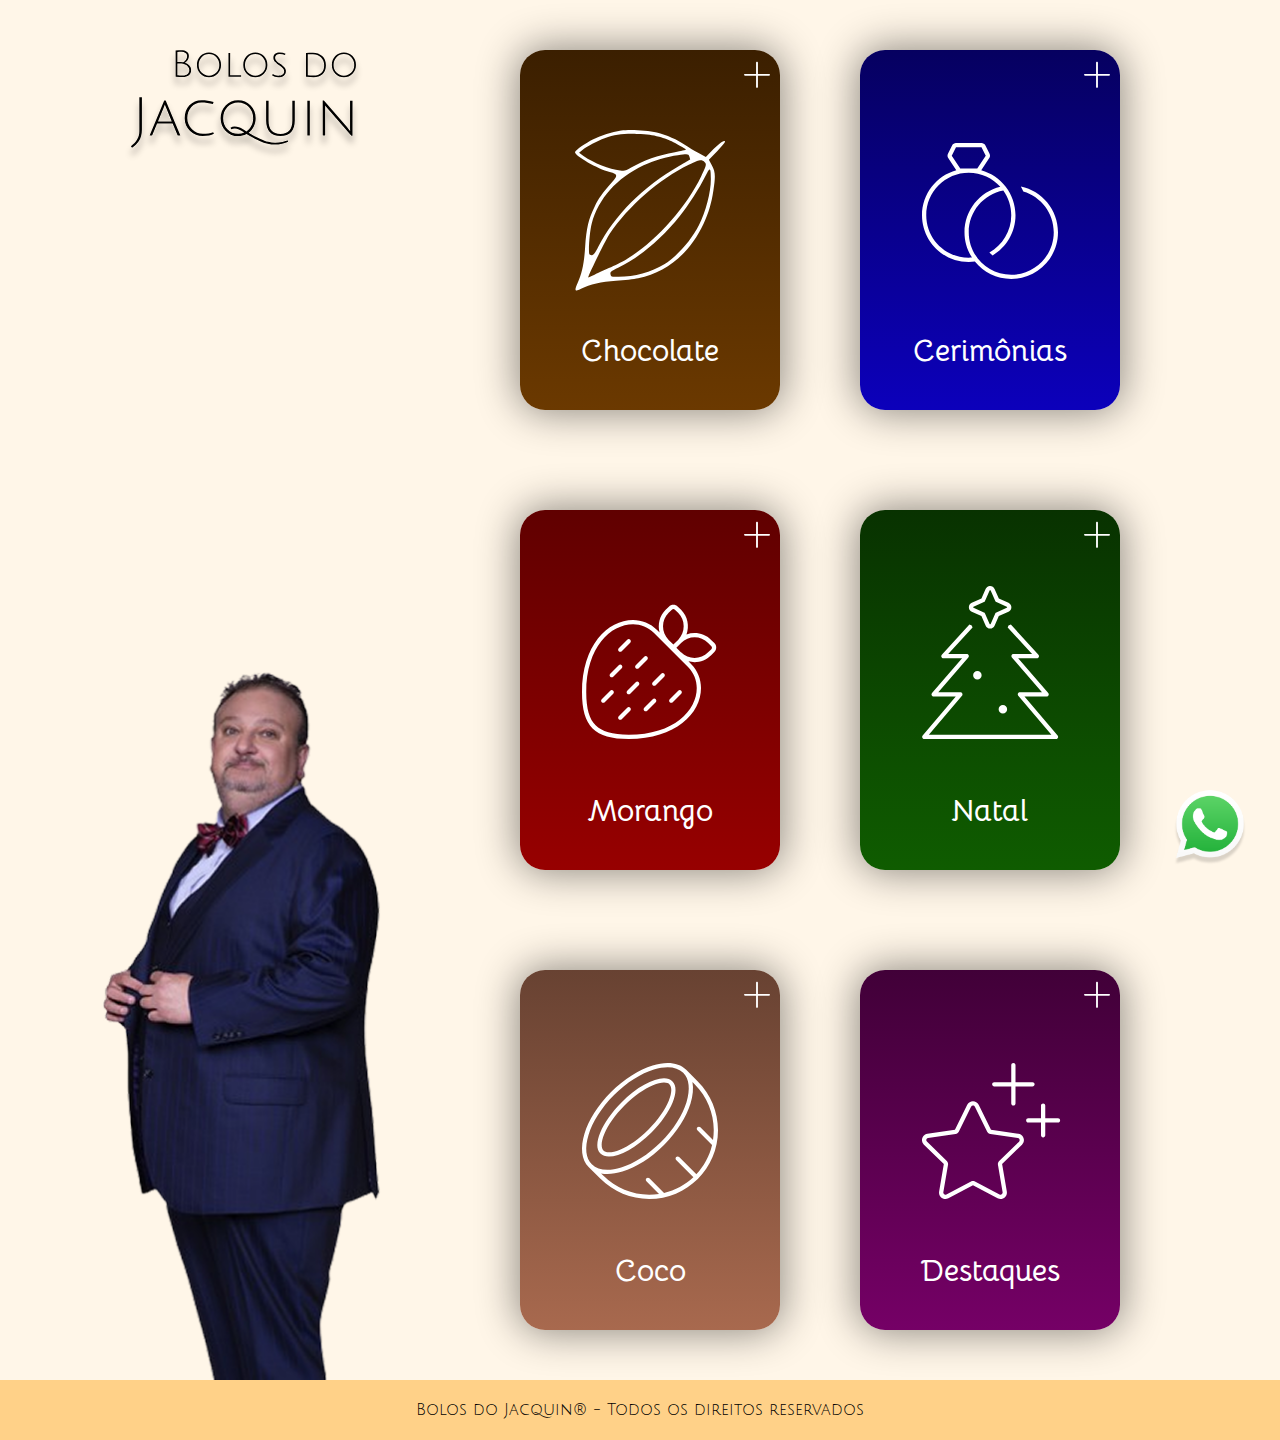
<file: home/index.html>
<!DOCTYPE html>
<html lang="pt-br">

<head>
    <meta charset="UTF-8">
    <meta name="viewport" content="width=device-width, initial-scale=1.0">
    <title>BJ - Home</title>

    <link rel="icon" href="../assets/lupa.svg" type="image/svg+xml">

    <link rel="stylesheet" href="style.css">
    <link rel="preconnect" href="https://fonts.googleapis.com">
    <link rel="preconnect" href="https://fonts.gstatic.com" crossorigin>
    <link
        href="https://fonts.googleapis.com/css2?family=Bellota:ital,wght@0,300;0,400;0,700;1,300;1,400;1,700&family=Julius+Sans+One&display=swap"
        rel="stylesheet">
</head>

<body>
    <main class="main_home">
        <section class="secao_logo">
            <svg viewBox="0 0 143 67" fill="none" xmlns="http://www.w3.org/2000/svg">
                <g filter="url(#filter0_d_5_328)">
                    <path
                        d="M30.7556 0.313999C31.8996 0.225999 33.0656 0.181999 34.2536 0.181999C35.4562 0.181999 36.4902 0.475333 37.3556 1.062C38.2356 1.64867 38.6756 2.49933 38.6756 3.614C38.6756 4.45 38.4409 5.22733 37.9716 5.946C37.5169 6.66467 36.9669 7.20733 36.3216 7.574C37.3629 7.89667 38.2356 8.454 38.9396 9.246C39.6436 10.038 39.9956 10.9253 39.9956 11.908C39.9956 13.2867 39.5556 14.3353 38.6756 15.054C37.8102 15.7727 36.6149 16.132 35.0896 16.132C33.5789 16.132 32.1342 16.0733 30.7556 15.956V0.313999ZM35.2216 15.186C36.2922 15.186 37.1722 14.8927 37.8616 14.306C38.5509 13.7047 38.8956 12.942 38.8956 12.018C38.8956 11.094 38.5582 10.2947 37.8836 9.62C37.2236 8.94533 36.3142 8.48333 35.1556 8.234C34.6129 8.11667 33.9822 8.058 33.2636 8.058C32.5596 8.058 32.0756 8.058 31.8116 8.058V15.076C32.4569 15.1493 33.5936 15.186 35.2216 15.186ZM37.6196 3.592C37.6196 2.78533 37.2822 2.162 36.6076 1.722C35.9476 1.282 35.1996 1.062 34.3636 1.062C33.5422 1.062 32.6916 1.09133 31.8116 1.15V7.156C32.0022 7.156 32.3616 7.156 32.8896 7.156C33.4176 7.156 34.1949 7.2 35.2216 7.288C35.8816 6.936 36.4462 6.43 36.9156 5.77C37.3849 5.11 37.6196 4.384 37.6196 3.592ZM50.6415 16.22C48.6028 16.22 46.8942 15.5087 45.5155 14.086C44.1368 12.6633 43.4475 10.9253 43.4475 8.872C43.4475 6.804 44.1368 5.05867 45.5155 3.636C46.8942 2.21333 48.6028 1.502 50.6415 1.502C52.6802 1.502 54.3888 2.21333 55.7675 3.636C57.1462 5.05867 57.8355 6.804 57.8355 8.872C57.8355 10.9253 57.1462 12.6633 55.7675 14.086C54.3888 15.5087 52.6802 16.22 50.6415 16.22ZM50.6415 2.404C48.8815 2.404 47.4148 3.02733 46.2415 4.274C45.0828 5.52067 44.5035 7.05333 44.5035 8.872C44.5035 10.676 45.0828 12.2013 46.2415 13.448C47.4148 14.68 48.8815 15.296 50.6415 15.296C52.4162 15.296 53.8828 14.68 55.0415 13.448C56.2002 12.2013 56.7795 10.676 56.7795 8.872C56.7795 7.05333 56.2002 5.52067 55.0415 4.274C53.8828 3.02733 52.4162 2.404 50.6415 2.404ZM62.2455 16V1.722H63.2575V15.076H69.8135V16H62.2455ZM78.2489 16.22C76.2103 16.22 74.5016 15.5087 73.1229 14.086C71.7443 12.6633 71.0549 10.9253 71.0549 8.872C71.0549 6.804 71.7443 5.05867 73.1229 3.636C74.5016 2.21333 76.2103 1.502 78.2489 1.502C80.2876 1.502 81.9963 2.21333 83.3749 3.636C84.7536 5.05867 85.4429 6.804 85.4429 8.872C85.4429 10.9253 84.7536 12.6633 83.3749 14.086C81.9963 15.5087 80.2876 16.22 78.2489 16.22ZM78.2489 2.404C76.4889 2.404 75.0223 3.02733 73.8489 4.274C72.6903 5.52067 72.1109 7.05333 72.1109 8.872C72.1109 10.676 72.6903 12.2013 73.8489 13.448C75.0223 14.68 76.4889 15.296 78.2489 15.296C80.0236 15.296 81.4903 14.68 82.6489 13.448C83.8076 12.2013 84.3869 10.676 84.3869 8.872C84.3869 7.05333 83.8076 5.52067 82.6489 4.274C81.4903 3.02733 80.0236 2.404 78.2489 2.404ZM92.7349 2.338C91.9429 2.338 91.2976 2.52867 90.7989 2.91C90.3002 3.29133 90.0509 3.82667 90.0509 4.516C90.0509 5.308 90.3809 6.01933 91.0409 6.65C91.5102 7.10467 92.1116 7.58867 92.8449 8.102C93.5929 8.60067 94.1062 8.96 94.3849 9.18C94.6636 9.4 95.0009 9.70067 95.3969 10.082C96.1156 10.8007 96.4749 11.6293 96.4749 12.568C96.4749 13.7853 96.0642 14.7093 95.2429 15.34C94.4362 15.956 93.2996 16.264 91.8329 16.264C90.3809 16.264 89.1636 15.8827 88.1809 15.12L88.7089 14.35C89.7062 15.0247 90.7622 15.362 91.8769 15.362C92.9916 15.362 93.8569 15.1273 94.4729 14.658C95.1036 14.1887 95.4189 13.5287 95.4189 12.678C95.4189 11.9447 95.1036 11.27 94.4729 10.654C94.0329 10.214 93.4389 9.73733 92.6909 9.224C91.9576 8.71067 91.4442 8.344 91.1509 8.124C90.8576 7.88933 90.5129 7.58133 90.1169 7.2C89.3689 6.452 88.9949 5.58667 88.9949 4.604C88.9949 3.62133 89.3396 2.85133 90.0289 2.294C90.7329 1.73667 91.7009 1.458 92.9329 1.458C94.1649 1.458 95.2722 1.7 96.2549 2.184L95.8809 2.998C94.9716 2.558 93.9229 2.338 92.7349 2.338ZM113.034 15.252C114.912 15.252 116.415 14.746 117.544 13.734C118.688 12.722 119.26 11.1967 119.26 9.158C119.26 7.11933 118.615 5.49867 117.324 4.296C116.048 3.09333 114.472 2.492 112.594 2.492C111.26 2.492 110.233 2.52133 109.514 2.58V15.098C110.394 15.2007 111.568 15.252 113.034 15.252ZM112.594 1.59C114.794 1.59 116.628 2.272 118.094 3.636C119.576 4.98533 120.316 6.826 120.316 9.158C120.316 11.49 119.634 13.2427 118.27 14.416C116.921 15.5893 115.176 16.176 113.034 16.176C111.553 16.176 110.028 16.1027 108.458 15.956V1.722C109.632 1.634 111.01 1.59 112.594 1.59ZM131.036 16.22C128.997 16.22 127.289 15.5087 125.91 14.086C124.531 12.6633 123.842 10.9253 123.842 8.872C123.842 6.804 124.531 5.05867 125.91 3.636C127.289 2.21333 128.997 1.502 131.036 1.502C133.075 1.502 134.783 2.21333 136.162 3.636C137.541 5.05867 138.23 6.804 138.23 8.872C138.23 10.9253 137.541 12.6633 136.162 14.086C134.783 15.5087 133.075 16.22 131.036 16.22ZM131.036 2.404C129.276 2.404 127.809 3.02733 126.636 4.274C125.477 5.52067 124.898 7.05333 124.898 8.872C124.898 10.676 125.477 12.2013 126.636 13.448C127.809 14.68 129.276 15.296 131.036 15.296C132.811 15.296 134.277 14.68 135.436 13.448C136.595 12.2013 137.174 10.676 137.174 8.872C137.174 7.05333 136.595 5.52067 135.436 4.274C134.277 3.02733 132.811 2.404 131.036 2.404ZM9.13025 48.44V28.12H10.6663V47.416C10.6663 50.2747 10.0689 52.5573 8.87425 54.264C8.27692 55.1387 7.66892 55.864 7.05025 56.44C6.43158 57.0373 5.67425 57.656 4.77825 58.296L4.10625 57.304C7.45558 54.8507 9.13025 51.896 9.13025 48.44ZM19.739 43.8L16.763 51H15.259L23.963 30.104H24.827L33.595 51H31.963L28.955 43.8H19.739ZM24.315 32.472C23.995 33.432 23.707 34.232 23.451 34.872L20.251 42.552H28.443L25.275 34.904C24.7843 33.7093 24.4643 32.8987 24.315 32.472ZM53.5938 49.976C51.9938 50.872 49.7644 51.32 46.9058 51.32C44.0684 51.32 41.5618 50.296 39.3858 48.248C37.2311 46.2 36.1538 43.6613 36.1538 40.632C36.1538 37.5813 37.0924 35.032 38.9698 32.984C40.8684 30.936 43.3111 29.912 46.2978 29.912C48.7084 29.912 51.0658 30.2853 53.3698 31.032L52.9858 32.248C50.7671 31.5653 48.4738 31.224 46.1058 31.224C43.7378 31.224 41.7431 32.1307 40.1218 33.944C38.5218 35.736 37.7218 37.944 37.7218 40.568C37.7218 43.1707 38.6498 45.3893 40.5058 47.224C42.3831 49.0587 44.5484 49.976 47.0018 49.976C49.4551 49.976 51.4924 49.6347 53.1138 48.952L53.5938 49.976ZM68.024 51.32C65.0587 51.32 62.5733 50.2853 60.568 48.216C58.5627 46.1467 57.56 43.6187 57.56 40.632C57.56 37.624 58.5627 35.0853 60.568 33.016C62.5733 30.9467 65.0587 29.912 68.024 29.912C70.9893 29.912 73.464 30.9467 75.448 33.016C77.4533 35.0853 78.456 37.6133 78.456 40.6C78.456 42.3707 78.0827 44.0133 77.336 45.528C76.5893 47.0427 75.5653 48.2907 74.264 49.272C79.3413 52.28 83.2453 54.0933 85.976 54.712C87.384 55.0533 88.7387 55.224 90.04 55.224C91.3413 55.224 92.7387 55.0747 94.232 54.776C95.7467 54.4773 96.824 54.168 97.464 53.848L97.816 54.68C97.0053 55.064 95.8213 55.4373 94.264 55.8C92.728 56.184 91.2773 56.376 89.912 56.376C88.568 56.376 87.128 56.1947 85.592 55.832C84.056 55.4907 82.456 54.936 80.792 54.168C79.128 53.4 77.8373 52.7707 76.92 52.28C76.024 51.8107 74.7227 51.0747 73.016 50.072C71.48 50.904 69.816 51.32 68.024 51.32ZM67.992 31.224C65.432 31.224 63.3093 32.1307 61.624 33.944C59.9387 35.7573 59.096 37.9867 59.096 40.632C59.096 43.256 59.9387 45.4747 61.624 47.288C63.3093 49.08 65.4427 49.976 68.024 49.976C69.368 49.976 70.584 49.72 71.672 49.208C69.2613 47.5867 67.384 46.776 66.04 46.776C65.272 46.776 64.568 46.9253 63.928 47.224L63.448 46.328C64.1733 45.8587 64.984 45.624 65.88 45.624C66.776 45.624 67.6507 45.784 68.504 46.104C69.3573 46.424 70.072 46.7547 70.648 47.096C71.2453 47.4373 72.0133 47.9173 72.952 48.536C74.1893 47.704 75.16 46.5947 75.864 45.208C76.5893 43.8 76.952 42.264 76.952 40.6C76.952 37.976 76.0987 35.7573 74.392 33.944C72.7067 32.1307 70.5733 31.224 67.992 31.224ZM99.6553 48.856C98.2473 50.4987 96.1033 51.32 93.2233 51.32C90.3433 51.32 88.1993 50.4987 86.7913 48.856C85.3833 47.2133 84.6793 44.9413 84.6793 42.04V30.232H86.1513V42.04C86.1513 47.352 88.5086 50.008 93.2233 50.008C97.9379 50.008 100.295 47.352 100.295 42.04V30.232H101.767V42.04C101.767 44.9413 101.063 47.2133 99.6553 48.856ZM109.246 51V30.232H110.718V51H109.246ZM118.403 51V30.104H119.107L132.739 45.784C133.229 46.3387 133.677 46.8933 134.083 47.448C134.509 47.9813 134.733 48.2587 134.755 48.28C134.712 47.768 134.691 46.7653 134.691 45.272V30.232H136.163V51.128H135.459L121.571 35.192L119.811 33.048C119.853 33.4747 119.875 34.4773 119.875 36.056V51H118.403Z"
                        fill="black" />
                </g>
                <defs>
                    <filter id="filter0_d_5_328" x="0.106201" y="0.181999" width="142.124" height="66.114"
                        filterUnits="userSpaceOnUse" color-interpolation-filters="sRGB">
                        <feFlood flood-opacity="0" result="BackgroundImageFix" />
                        <feColorMatrix in="SourceAlpha" type="matrix" values="0 0 0 0 0 0 0 0 0 0 0 0 0 0 0 0 0 0 127 0"
                            result="hardAlpha" />
                        <feOffset dy="4" />
                        <feGaussianBlur stdDeviation="2" />
                        <feComposite in2="hardAlpha" operator="out" />
                        <feColorMatrix type="matrix" values="0 0 0 0 0 0 0 0 0 0 0 0 0 0 0 0 0 0 0.25 0" />
                        <feBlend mode="normal" in2="BackgroundImageFix" result="effect1_dropShadow_5_328" />
                        <feBlend mode="normal" in="SourceGraphic" in2="effect1_dropShadow_5_328" result="shape" />
                    </filter>
                </defs>
            </svg>

            <img src="../assets/jacquin-masterchef.png" alt="foto do jacquin">
        </section>

        <section class="secao_cards">
            <h1 class="acessivel">Pagina inicial</h1>

            <a class="card card_cacau" href="">
                <svg xmlns="http://www.w3.org/2000/svg"
                    viewBox="0 0 448 512"><!--! Font Awesome Pro 7.0.0 by @fontawesome - https://fontawesome.com License - https://fontawesome.com/license (Commercial License) Copyright 2025 Fonticons, Inc. -->
                    <path fill="currentColor"
                        d="M240 48c0-8.8-7.2-16-16-16s-16 7.2-16 16l0 192-192 0c-8.8 0-16 7.2-16 16s7.2 16 16 16l192 0 0 192c0 8.8 7.2 16 16 16s16-7.2 16-16l0-192 192 0c8.8 0 16-7.2 16-16s-7.2-16-16-16l-192 0 0-192z" />
                </svg>

                <svg class="svg_cacau" viewBox="0 0 160 172" fill="none" xmlns="http://www.w3.org/2000/svg">
                    <path
                        d="M49.282 0.603256C38.8094 2.27888 28.0226 5.63011 19.5398 9.92389C10.9522 14.2177 0.898531 21.2343 0.0607222 23.4336C-1.40544 26.8895 24.043 41.5512 37.0291 44.7977C45.5119 46.8922 45.9308 48.4631 39.6472 55.4798C28.8604 67.7327 25.4045 72.6549 20.9012 81.766C14.5129 94.6474 12.1042 104.701 10.8475 124.39C9.69553 142.402 7.60101 152.456 2.67888 163.348C-0.986539 171.412 -0.14873 172.773 6.44902 169.422C16.0838 164.5 27.8132 161.777 43.8363 160.73C52.3191 160.206 63.0011 159.054 67.3997 158.111C98.0844 151.828 122.067 131.72 137.147 99.8837C142.488 88.4685 145.525 78.3101 147.62 64.4862C150.029 48.9868 149.714 44.1693 145.944 37.4669L142.802 31.8117L151.914 22.3863C158.197 15.7886 160.606 12.6468 159.873 11.9137C158.511 10.5522 153.589 14.3224 145.211 22.9099L139.556 28.6699L131.806 24.5856C127.512 22.2816 121.229 18.6162 117.878 16.3122C109.185 10.3428 97.4561 5.10649 87.1929 2.69778C77.0345 0.289078 58.1837 -0.758179 49.282 0.603256ZM89.8111 7.30574C94.9426 8.7719 101.54 11.2853 104.473 12.7515C112.327 16.7311 118.925 20.7107 118.506 21.1296C118.297 21.339 112.956 22.491 106.567 23.643C87.926 26.9942 73.7879 32.0211 59.9641 40.085C54.2042 43.4363 53.1569 43.7504 48.13 43.1221C36.6102 41.7606 20.1681 35.2676 9.06717 27.6226L4.3545 24.3761L7.91518 21.4438C12.5231 17.5689 23.9383 11.5995 31.5833 8.87663C43.1032 4.79231 50.5387 3.84978 65.9335 4.16396C78.0817 4.47813 82.166 5.00175 89.8111 7.30574ZM122.067 28.4604C122.59 30.0313 122.905 31.3927 122.8 31.4975C122.59 31.6022 117.354 34.6393 110.966 38.3047C73.2643 59.7735 41.4276 91.6103 24.9855 124.39C20.4823 133.396 18.8067 134.862 15.5602 132.768C13.8846 131.72 15.5602 108.366 17.8642 99.7789C25.195 72.969 44.5693 51.2907 73.1596 37.6763C83.318 32.8589 98.9222 28.251 109.709 26.8895C120.601 25.4234 120.915 25.5281 122.067 28.4604ZM137.88 33.8015C140.603 36.2102 140.289 37.6763 134.634 49.3009C118.087 83.4417 84.7842 120.305 54.6231 138.004C50.5387 140.413 42.1606 144.602 36.0865 147.22C30.0124 149.943 22.5768 153.399 19.6445 154.97C16.6075 156.436 14.094 157.483 14.094 157.169C14.094 155.074 33.2589 116.221 36.8196 110.985C57.1365 81.1377 89.9158 52.4427 121.334 37.1527C132.644 31.6022 134.948 31.0786 137.88 33.8015ZM144.897 51.7096C145.106 65.5335 139.661 86.7929 132.12 101.664C124.266 117.373 108.452 135.281 95.2568 143.24C81.2235 151.723 63.4201 156.645 46.5591 156.645C38.7047 156.645 38.3905 156.541 37.8669 153.922C37.448 151.514 38.0763 150.885 45.9308 147.01C69.7036 135.176 92.2197 116.221 111.804 91.715C120.81 80.6141 133.168 61.2397 138.718 49.9293C144.059 39.0378 144.792 39.2472 144.897 51.7096Z"
                        fill="white" />
                </svg>

                <h2>Chocolate</h2>
            </a>

            <a class="card card_cerimonias" href="">
                <svg xmlns="http://www.w3.org/2000/svg"
                    viewBox="0 0 448 512"><!--! Font Awesome Pro 7.0.0 by @fontawesome - https://fontawesome.com License - https://fontawesome.com/license (Commercial License) Copyright 2025 Fonticons, Inc. -->
                    <path fill="currentColor"
                        d="M240 48c0-8.8-7.2-16-16-16s-16 7.2-16 16l0 192-192 0c-8.8 0-16 7.2-16 16s7.2 16 16 16l192 0 0 192c0 8.8 7.2 16 16 16s16-7.2 16-16l0-192 192 0c8.8 0 16-7.2 16-16s-7.2-16-16-16l-192 0 0-192z" />
                </svg>

                <svg class="svg_principal" xmlns="http://www.w3.org/2000/svg"
                    viewBox="0 0 640 640"><!--! Font Awesome Pro 7.0.0 by @fontawesome - https://fontawesome.com License - https://fontawesome.com/license (Commercial License) Copyright 2025 Fonticons, Inc. -->
                    <path fill="currentColor"
                        d="M302.3 72.8C299.6 67.4 294.1 64 288 64L192 64C185.9 64 180.4 67.4 177.7 72.8L161.7 104.8C159.1 109.9 159.5 116.1 162.7 120.8L193 166.3C118.6 186.9 64 255 64 336C64 433.2 142.8 512 240 512C247.8 512 255.5 511.5 263 510.5C295.3 550.4 344.6 576 400 576C497.2 576 576 497.2 576 400C576 315.2 516 244.4 436.1 227.7C439.5 233.8 442.6 240.1 445.4 246.5C511.6 266.1 560 327.4 560 400C560 488.4 488.4 560 400 560C311.6 560 240 488.4 240 400C240 321.9 296 256.8 370.1 242.8C388.9 269 400 301.2 400 336C400 396.2 366.8 448.6 317.7 475.9C321.5 480 325.6 483.8 329.9 487.3C381.5 456.6 416 400.3 416 336C416 255.1 361.4 186.9 287 166.3L317.3 120.8C320.5 116 320.9 109.9 318.3 104.8L302.3 72.8zM358.8 228.8C281.5 247.3 224 316.9 224 400C224 435.2 234.3 468 252.2 495.5C248.2 495.8 244.1 496 240 496C151.6 496 80 424.4 80 336C80 247.6 151.6 176 240 176C287.2 176 329.5 196.4 358.8 228.8zM272 160L208 160L176 112L192 80L288 80L304 112L272 160z" />
                </svg>

                <h2>Cerimônias</h2>
            </a>

            <a class="card card_morango" href="">
                <svg xmlns="http://www.w3.org/2000/svg"
                    viewBox="0 0 448 512"><!--! Font Awesome Pro 7.0.0 by @fontawesome - https://fontawesome.com License - https://fontawesome.com/license (Commercial License) Copyright 2025 Fonticons, Inc. -->
                    <path fill="currentColor"
                        d="M240 48c0-8.8-7.2-16-16-16s-16 7.2-16 16l0 192-192 0c-8.8 0-16 7.2-16 16s7.2 16 16 16l192 0 0 192c0 8.8 7.2 16 16 16s16-7.2 16-16l0-192 192 0c8.8 0 16-7.2 16-16s-7.2-16-16-16l-192 0 0-192z" />
                </svg>

                <svg class="svg_principal" xmlns="http://www.w3.org/2000/svg"
                    viewBox="0 0 640 640"><!--! Font Awesome Pro 7.0.0 by @fontawesome - https://fontawesome.com License - https://fontawesome.com/license (Commercial License) Copyright 2025 Fonticons, Inc. -->
                    <path fill="currentColor"
                        d="M391 77.7C400.4 68.3 415.6 68.3 424.9 77.7L437 89.8C462.1 114.9 468.9 151.4 457.3 182.6C488.5 171 525 177.8 550.1 202.9L562.3 215C571.7 224.4 571.7 239.6 562.3 248.9L550.2 261C527.1 284.1 494.2 291.7 464.8 283.7L474.5 293.4C499.5 318.4 512 351.2 512 383.9C512 479.9 416 575.9 240 575.9C112 575.9 64 527.9 64 399.9C64 223.9 160.2 127.9 256.2 127.9C288.9 128 321.5 140.5 346.5 165.4L356.2 175.1C348.2 145.6 355.7 112.8 378.9 89.6L391 77.7zM425.7 101.1L413.7 89C410.6 85.9 405.5 85.9 402.4 89L390.2 101.1C362.1 129.2 362.1 174.8 390.2 202.9L408 220.7L425.8 202.9C453.9 174.8 453.9 129.2 425.8 101.1zM437 249.8C465.1 277.9 510.7 277.9 538.8 249.8L551 237.7C554.1 234.6 554.1 229.5 551 226.4L538.9 214.3C510.8 186.2 465.2 186.2 437.1 214.3L419.3 232.1L437.1 249.9zM256.2 144C172.5 144 80 229 80 400C80 462.7 91.9 501.3 115.3 524.7C138.7 548.1 177.3 560 240 560C411 560 496 467.7 496 384C496 355.3 485.1 326.7 463.2 304.8L335.2 176.8C313.4 155 284.8 144.1 256.2 144zM277.6 362.3C280.7 365.4 280.7 370.5 277.6 373.6L245.6 405.6C242.5 408.7 237.4 408.7 234.3 405.6C231.2 402.5 231.2 397.4 234.3 394.3L266.3 362.3C269.4 359.2 274.5 359.2 277.6 362.3zM373.6 341.6L341.6 373.6C338.5 376.7 333.4 376.7 330.3 373.6C327.2 370.5 327.2 365.4 330.3 362.3L362.3 330.3C365.4 327.2 370.5 327.2 373.6 330.3C376.7 333.4 376.7 338.5 373.6 341.6zM341.6 426.3C344.7 429.4 344.7 434.5 341.6 437.6L309.6 469.6C306.5 472.7 301.4 472.7 298.3 469.6C295.2 466.5 295.2 461.4 298.3 458.3L330.3 426.3C333.4 423.2 338.5 423.2 341.6 426.3zM405.6 437.6C402.5 440.7 397.4 440.7 394.3 437.6C391.2 434.5 391.2 429.4 394.3 426.3L426.3 394.3C429.4 391.2 434.5 391.2 437.6 394.3C440.7 397.4 440.7 402.5 437.6 405.6L405.6 437.6zM213.6 298.3C216.7 301.4 216.7 306.5 213.6 309.6L181.6 341.6C178.5 344.7 173.4 344.7 170.3 341.6C167.2 338.5 167.2 333.4 170.3 330.3L202.3 298.3C205.4 295.2 210.5 295.2 213.6 298.3zM309.6 277.6L277.6 309.6C274.5 312.7 269.4 312.7 266.3 309.6C263.2 306.5 263.2 301.4 266.3 298.3L298.3 266.3C301.4 263.2 306.5 263.2 309.6 266.3C312.7 269.4 312.7 274.5 309.6 277.6zM245.6 202.3C248.7 205.4 248.7 210.5 245.6 213.6L213.6 245.6C210.5 248.7 205.4 248.7 202.3 245.6C199.2 242.5 199.2 237.4 202.3 234.3L234.3 202.3C237.4 199.2 242.5 199.2 245.6 202.3zM181.6 405.6L149.6 437.6C146.5 440.7 141.4 440.7 138.3 437.6C135.2 434.5 135.2 429.4 138.3 426.3L170.3 394.3C173.4 391.2 178.5 391.2 181.6 394.3C184.7 397.4 184.7 402.5 181.6 405.6zM245.6 458.3C248.7 461.4 248.7 466.5 245.6 469.6L213.6 501.6C210.5 504.7 205.4 504.7 202.3 501.6C199.2 498.5 199.2 493.4 202.3 490.3L234.3 458.3C237.4 455.2 242.5 455.2 245.6 458.3z" />
                </svg>

                <h2>Morango</h2>
            </a>

            <a class="card card_natal" href="">
                <svg xmlns="http://www.w3.org/2000/svg"
                    viewBox="0 0 448 512"><!--! Font Awesome Pro 7.0.0 by @fontawesome - https://fontawesome.com License - https://fontawesome.com/license (Commercial License) Copyright 2025 Fonticons, Inc. -->
                    <path fill="currentColor"
                        d="M240 48c0-8.8-7.2-16-16-16s-16 7.2-16 16l0 192-192 0c-8.8 0-16 7.2-16 16s7.2 16 16 16l192 0 0 192c0 8.8 7.2 16 16 16s16-7.2 16-16l0-192 192 0c8.8 0 16-7.2 16-16s-7.2-16-16-16l-192 0 0-192z" />
                </svg>

                <svg class="svg_principal" xmlns="http://www.w3.org/2000/svg"
                    viewBox="0 0 640 640"><!--! Font Awesome Pro 7.0.0 by @fontawesome - https://fontawesome.com License - https://fontawesome.com/license (Commercial License) Copyright 2025 Fonticons, Inc. -->
                    <path fill="currentColor"
                        d="M502.4 258.6C504.5 260.9 505.1 264.3 503.8 267.2C502.5 270.1 499.6 272 496.5 272L426 272L539.3 402.7C541.3 405.1 541.8 408.4 540.5 411.3C539.2 414.1 536.3 416 533.2 416L449.8 416L574.6 562.8C576.6 565.2 577.1 568.5 575.8 571.3C574.5 574.1 571.7 575.9 568.5 576L72.5 576C69.4 576 66.6 574.2 65.3 571.3C64 568.5 64.4 565.1 66.5 562.8L191.2 416L107.8 416C104.7 416 101.8 414.2 100.5 411.3C99.2 408.5 99.7 405.1 101.7 402.7L215 272L144.5 272C141.3 272 138.5 270.1 137.2 267.2C135.9 264.3 136.5 260.9 138.6 258.6L242.5 145.2L251.3 149.1L254.3 156L162.6 256L232.4 256C235.5 256 238.4 257.9 239.7 260.7C241 263.5 240.5 266.9 238.4 269.3L125.3 400L208.5 400C211.6 400 214.4 401.8 215.7 404.7C217 407.6 216.5 410.9 214.5 413.2L89.8 560L551.2 560L426.4 413.2C424.4 410.8 423.9 407.5 425.2 404.7C426.5 401.9 429.3 400.1 432.5 400L515.7 400L402.4 269.2C400.4 266.8 399.9 263.5 401.2 260.6C402.5 257.8 405.4 255.9 408.5 255.9L478.3 255.9L386.6 155.8L389.6 149L398.5 145.1L502.4 258.5zM368.5 480C359.7 480 352.5 472.8 352.5 464C352.5 455.2 359.7 448 368.5 448C377.3 448 384.5 455.2 384.5 464C384.5 472.8 377.3 480 368.5 480zM272.5 352C263.7 352 256.5 344.8 256.5 336C256.5 327.2 263.7 320 272.5 320C281.3 320 288.5 327.2 288.5 336C288.5 344.8 281.3 352 272.5 352zM320.5 0C327.7 0 334.3 4.3 337.2 10.9L353.2 47.3L389.6 63.4L392 64.7C397.2 68 400.5 73.8 400.5 80.1C400.5 87.3 396.2 93.9 389.6 96.8L353.2 112.8L337.2 149.2C334.3 155.8 327.7 160.1 320.5 160.1C313.3 160.1 306.7 155.8 303.8 149.2L287.7 112.8L251.3 96.8C244.7 93.9 240.4 87.3 240.4 80.1C240.4 72.9 244.8 66.2 251.4 63.3L287.8 47.2L303.9 10.8L305.2 8.4C308.5 3.2 314.3-.1 320.6-.1zM320.5 16C319.6 16 318.8 16.5 318.5 17.3L301.2 56.6C300.6 58 299.6 59.1 298.4 60L297.1 60.7L257.9 78C257.1 78.4 256.6 79.1 256.6 80C256.6 80.9 257.1 81.7 257.9 82L297.1 99.3L298.4 100C299.6 100.8 300.6 102 301.2 103.4L318.5 142.6C318.9 143.4 319.7 143.9 320.5 143.9C321.3 143.9 322.2 143.4 322.5 142.6L339.8 103.4L340.5 102.1C341.3 100.9 342.5 99.9 343.9 99.3L383.2 82C384 81.6 384.5 80.8 384.5 80C384.5 79.2 384 78.3 383.2 78L344 60.7C342.2 59.9 340.7 58.4 339.9 56.6L322.5 17.3C322.1 16.5 321.3 16 320.5 16z" />
                </svg>

                <h2>Natal</h2>
            </a>

            <a class="card card_coco" href="">
                <svg xmlns="http://www.w3.org/2000/svg"
                    viewBox="0 0 448 512"><!--! Font Awesome Pro 7.0.0 by @fontawesome - https://fontawesome.com License - https://fontawesome.com/license (Commercial License) Copyright 2025 Fonticons, Inc. -->
                    <path fill="currentColor"
                        d="M240 48c0-8.8-7.2-16-16-16s-16 7.2-16 16l0 192-192 0c-8.8 0-16 7.2-16 16s7.2 16 16 16l192 0 0 192c0 8.8 7.2 16 16 16s16-7.2 16-16l0-192 192 0c8.8 0 16-7.2 16-16s-7.2-16-16-16l-192 0 0-192z" />
                </svg>

                <svg class="svg_principal" xmlns="http://www.w3.org/2000/svg"
                    viewBox="0 0 640 640"><!--! Font Awesome Pro 7.0.0 by @fontawesome - https://fontawesome.com License - https://fontawesome.com/license (Commercial License) Copyright 2025 Fonticons, Inc. -->
                    <path fill="currentColor"
                        d="M334.6 88.6C382.6 73.8 422.2 78.2 445 101C467.8 123.8 472.2 163.3 457.4 211.4C442.7 259.1 409.6 312.9 361.3 361.2C313 409.5 259 442.6 211.4 457.3C163.3 472.2 123.8 467.8 101 445C78.2 422.2 73.8 382.6 88.6 334.6C103.3 286.9 136.4 233.1 184.7 184.8C233 136.5 286.9 103.3 334.6 88.6zM456.3 89.6C427.2 60.6 380.1 57.8 329.9 73.3C279.2 88.9 223.2 123.7 173.4 173.4C123.6 223.1 88.9 279.2 73.3 329.9C57.8 380.1 60.6 427.2 89.7 456.3L133.5 500.1C182.1 548.7 248 576 316.8 576C459.9 576 576 459.9 576 316.8C576 248 548.7 182.1 500.1 133.4L456.3 89.7zM479.8 135.7L488.8 144.7C534.4 190.3 560 252.2 560 316.7C560 329.3 559 341.7 557.2 353.8L509.7 306.3C506.6 303.2 501.5 303.2 498.4 306.3C495.3 309.4 495.3 314.5 498.4 317.6L553.6 372.8C543.7 414.8 522.9 452.6 494.4 483C494.2 482.8 494 482.5 493.8 482.3L429.8 418.3C426.7 415.2 421.6 415.2 418.5 418.3C415.4 421.4 415.4 426.5 418.5 429.6L482.5 493.6C482.7 493.8 483 494 483.2 494.2C452.8 522.7 415 543.5 373 553.4L317.8 498.2C314.7 495.1 309.6 495.1 306.5 498.2C303.4 501.3 303.4 506.4 306.5 509.5L354 557C341.9 558.9 329.5 559.8 316.9 559.8C252.4 559.8 190.5 534.2 144.9 488.6L135.9 479.6C159.8 484.2 187.5 481.3 216.2 472.4C266.8 456.8 322.8 422.1 372.6 372.3C422.4 322.5 457 266.7 472.6 216.1C481.5 187.4 484.3 159.7 479.8 135.8zM393.5 144.5C397.4 148.4 400.2 154.9 400.2 165.8C400.1 176.7 397 190.7 390.3 206.9C377 239.3 350.7 277.9 314.4 314.2C278.1 350.5 239.5 376.8 207.1 390.2C190.9 396.9 176.9 400 166 400.1C155.2 400.2 148.6 397.3 144.7 393.4C140.8 389.5 138 383 138 372.1C138.1 361.2 141.2 347.2 147.9 331C161.2 298.6 187.5 260 223.9 223.7C260.3 187.4 298.8 161.1 331.2 147.7C347.4 141 361.4 137.9 372.3 137.8C383.1 137.7 389.7 140.6 393.6 144.5zM404.8 133.2C373.6 102 287.4 137.4 212.5 212.4C137.6 287.4 102.1 373.5 133.3 404.7C164.5 435.9 250.7 400.5 325.6 325.5C400.5 250.5 436 164.4 404.8 133.2z" />
                </svg>

                <h2>Coco</h2>
            </a>

            <a class="card card_destaques" href="">
                <svg xmlns="http://www.w3.org/2000/svg"
                    viewBox="0 0 448 512"><!--! Font Awesome Pro 7.0.0 by @fontawesome - https://fontawesome.com License - https://fontawesome.com/license (Commercial License) Copyright 2025 Fonticons, Inc. -->
                    <path fill="currentColor"
                        d="M240 48c0-8.8-7.2-16-16-16s-16 7.2-16 16l0 192-192 0c-8.8 0-16 7.2-16 16s7.2 16 16 16l192 0 0 192c0 8.8 7.2 16 16 16s16-7.2 16-16l0-192 192 0c8.8 0 16-7.2 16-16s-7.2-16-16-16l-192 0 0-192z" />
                </svg>

                <svg class="svg_principal" xmlns="http://www.w3.org/2000/svg"
                    viewBox="0 0 640 640"><!--! Font Awesome Pro 7.0.0 by @fontawesome - https://fontawesome.com License - https://fontawesome.com/license (Commercial License) Copyright 2025 Fonticons, Inc. -->
                    <path fill="currentColor"
                        d="M408 64C412.4 64 416 67.6 416 72L416 136L480 136C484.4 136 488 139.6 488 144C488 148.4 484.4 152 480 152L416 152L416 216C416 220.4 412.4 224 408 224C403.6 224 400 220.4 400 216L400 152L336 152C331.6 152 328 148.4 328 144C328 139.6 331.6 136 336 136L400 136L400 72C400 67.6 403.6 64 408 64zM202.4 322.5C200.1 327.2 195.6 330.5 190.4 331.3L86.9 346.3C80.3 347.3 77.7 355.3 82.5 359.9L157.4 433.1C161.2 436.8 162.9 442.1 162 447.2L144.3 550.6C143.2 557.1 150 562.1 155.9 559L248.5 510.2C253.2 507.7 258.7 507.7 263.4 510.2L355.9 559C361.8 562.1 368.6 557.1 367.5 550.6L349.9 447.3C349 442.1 350.7 436.8 354.5 433.2L429.4 360C434.1 355.4 431.5 347.3 425 346.4L321.4 331.2C316.2 330.4 311.7 327.2 309.4 322.4L263.1 228.4C260.2 222.4 251.7 222.4 248.7 228.4L202.4 322.4zM71.2 371.4C57 357.5 64.8 333.3 84.5 330.5L188 315.4L234.3 221.4C243.1 203.5 268.6 203.5 277.4 221.4L323.7 315.4L427.2 330.5C446.9 333.4 454.7 357.5 440.5 371.4L365.6 444.6L383.3 547.9C386.7 567.5 366.1 582.5 348.5 573.2L255.9 524.4L163.3 573.2C145.7 582.5 125.1 567.5 128.5 547.9L146.2 444.6L71.3 371.4zM528 224L528 272L576 272C580.4 272 584 275.6 584 280C584 284.4 580.4 288 576 288L528 288L528 336C528 340.4 524.4 344 520 344C515.6 344 512 340.4 512 336L512 288L464 288C459.6 288 456 284.4 456 280C456 275.6 459.6 272 464 272L512 272L512 224C512 219.6 515.6 216 520 216C524.4 216 528 219.6 528 224z" />
                </svg>

                <h2>Destaques</h2>
            </a>
        </section>

        <a class="whatsapp" href="https://wa.me/5511999999999?text=Olá%20,%20gostaria%20de%20mais%20informações."
            target="_blank">
            <img src="../assets/whatsapp.png" alt="icone do whatsapp">
        </a>
    </main>

    <footer>
        <p>Bolos do Jacquin® - Todos os direitos reservados</p>
    </footer>
</body>
</file>
<file: style.css>
* {
  padding: 0;
  margin: 0;
  box-sizing: border-box;
  font-family: "Bellota", system-ui;
}

body {
  background-color: #FFF6E8;
}

#sombra {
  width: 100vw;
  height: 200px;
  background-color: #FFD18865;
  position: fixed;
  z-index: 2;
  backdrop-filter: blur(10px);
  top: -210px;
  overflow-y: hidden;
  transition: .5s;
}

header {
  background-color: #FFD188;
  height: 100px;
}

.container_cabecalho {
  display: flex;
  justify-content: space-between;
  width: 90%;
  max-width: 1440px;
  /* background-color: aquamarine; */
  margin: 0 auto;
  height: 100%;
  align-items: center;
}

.icone_home {
  height: 50px;
}

.box_busca {
  position: relative;
  width: 60%;
  max-width: 500px;
  margin: 0 10px;
}

.icone_lupa {
  height: 24px;
  position: absolute;
  left: 9px;
  top: 9px;
  fill: #b0b0b0;
}

.logo {
  height: 60px;
}

.campo_busca {
  width: 100%;
  height: 42px;
  border-radius: 10px;
  border: solid 1px #cccccc;
  padding-left: 2.5rem;
  font-size: 1rem;
}

.menu_barras {
  width: 50px;
  color: #000000;
  display: none;
  z-index: 2;
}





/* BANNER */
.banner {
  background-image: url(./assets/imgs/banner.png);
  width: 100%;
  aspect-ratio: 3.2;
  background-repeat: no-repeat;
  background-size: cover;
}

.container {
  width: 90%;
  max-width: 1440px;
  margin: 0 auto;
}

.titulo {
  display: flex;
  flex-direction: column;
  align-items: center;
  margin: 100px 0;
  /* background-color: blueviolet; */
}

.titulo span {
  font-size: 48px;

}

.titulo hr {
  width: 300px;
  height: 4px;
  border: none;
  border-radius: 2px;
  background-color: #FFD188;
}

.acessivel {
  position: absolute;
  width: 1px;
  height: 1px;
  overflow: hidden;
  clip-path: inset(50%);
  white-space: nowrap;
}




/* CARDS */
.cards {
  display: flex;
  flex-wrap: wrap;
  gap: 10%;
  justify-content: center;
}

.card {
  width: 350px;
  height: 500px;
  background-color: #ffffff;
  border-radius: 30px;
  text-align: center;

  display: flex;
  flex-direction: column;
  justify-content: space-between;
  align-items: center;
  padding-bottom: 10px;
  margin-bottom: 100px;
  box-shadow: 0 4px 4px 2px #00000025;
}

.card img {
  width: 100%;
}

.card p,
.card span {
  font-size: 18px;
  width: 90%;
}

.whatsapp {
  position: fixed;
  right: 30px;
  bottom: 30px;
  transition: transform 0.5s ease-in-out,
    filter 0.5s ease-in-out;
}

.whatsapp img {
  width: 80px;
  filter: drop-shadow(0 5px 1px #00000025);
}

.whatsapp:hover {
  transform: scale(1.2);
  filter: drop-shadow(0 10px 2px #00000025);
}





/* RODAPE */
footer {
  width: 100%;
  height: 60px;
  background-color: #FFD188;
  display: flex;
  justify-content: center;
  align-items: center;
}

footer p {
  font-family: "Julius Sans One", sans-serif;
  text-align: center;
}





/* MEDIA */
@media screen and (max-width: 768px) {
  .icone_home {
    display: none;
  }

  .box_busca {
    position: fixed;
    overflow-y: hidden;
    top: -100px;
    z-index: 2;
    right: 30px;
    transition: .5s;
    width: 80%;
  }
  
  .menu_barras{
    display: block;
    right: 30px;
  }

}

@media screen and (max-width: 600px) {
  .banner {
    aspect-ratio: 2.0;
  }
}
</file>
<file: cadastro/style.css>
* {
  padding: 0;
  margin: 0;
  box-sizing: border-box;
  font-family: "Bellota", system-ui;
}

body{
  background-color: #FFF6E8;
}

header {
  background-color: #FFD188;
  height: 100px;
}

.container_cabecalho {
  display: flex;
  justify-content: space-between;
  width: 90%;
  max-width: 1440px;
  /* background-color: aquamarine; */
  margin: 0 auto;
  height: 100%;
  align-items: center;
}

.icone_home {
  height: 50px;
}

.box_busca {
  position: relative;
  width: 60%;
  max-width: 500px;
  margin: 0 10px;
}

.icone_lupa {
  height: 24px;
  position: absolute;
  left: 9px;
  top: 9px;
  fill: #b0b0b0;
}

.logo {
  height: 60px;
}

.campo_busca {
  width: 100%;
  height: 42px;
  border-radius: 10px;
  border: solid 1px #cccccc;
  padding-left: 2.5rem;
  font-size: 1rem;
}

.acessivel {
  position: absolute;
  width: 1px;
  height: 1px;
  overflow: hidden;
  clip-path: inset(50%);
  white-space: nowrap;
}
</file>
<file: home/style.css>
* {
    padding: 0;
    margin: 0;
    box-sizing: border-box;
    font-family: "Bellota", system-ui;
}

.acessivel {
    position: absolute;
    width: 1px;
    height: 1px;
    overflow: hidden;
    clip-path: inset(50%);
    white-space: nowrap;
}

body{
    background-color: #FFF6E8;
}

.main_home{
    width: 90%;
    max-width: 1440px;
    margin: 0 auto;
    display: flex;
}

.secao_logo{
    display: flex;
    flex-direction: column;
    width: 360px;
    justify-content: space-between;
    align-items: center;
}

.secao_logo svg {
    width: 240px;
    margin-top: 50px;
}

.secao_logo img{
    width: 300px;
}

.secao_cards{
    width: calc(100% - 360px);
    display: flex;
    flex-wrap: wrap;
    justify-content: center;
    gap: 10%;
}

.card {
    margin: 50px 0;
    width: 260px;
    height: 360px;
    text-decoration: none;
    color: #ffffff;
    display: flex;
    flex-direction: column;
    border-radius: 25px;
    padding: 10px 10px 40px 10px;
    justify-content: space-between;
    align-items: center;
    font-size: 20px;
    box-shadow: 0 0 40px 2px #00000075;
}

.card_cacau{
    background: linear-gradient(180deg, rgba(59, 31, 0, 1) 0%, rgba(107, 57, 0, 1) 100%);
}

.card_cerimonias{
    background: linear-gradient(180deg,rgba(6, 0, 96, 1) 0%, rgba(12, 0, 187, 1) 100%);
}

.card_morango{
    background: linear-gradient(180deg,rgba(96, 0, 0, 1) 0%, rgba(151, 0, 0, 1) 100%);
}

.card_natal{
    background: linear-gradient(180deg,rgba(8, 50, 0, 1) 0%, rgba(15, 92, 0, 1) 100%);
}

.card_coco{
    background: linear-gradient(180deg,rgba(104, 66, 50, 1) 0%, rgba(168, 105, 78, 1) 100%);
}

.card_destaques{
    background: linear-gradient(180deg,rgba(65, 0, 56, 1) 0%, rgba(117, 0, 102, 1) 100%);
}

.card svg:first-child {
    width: 26px;
    align-self: flex-end;
}

.svg_cacau {
    width: 150px;
}

.svg_principal{
    width: 170px;
}

/* RODAPE */
footer{
  width: 100%;
  height: 60px;
  background-color: #FFD188;
  display: flex;
  justify-content: center;
  align-items: center;
}

footer p{
  font-family: "Julius Sans One", sans-serif;
  text-align: center;
}

.whatsapp{
  position: fixed;
  right: 30px;
  bottom: 30px;
  transition: transform 0.5s ease-in-out,
              filter 0.5s ease-in-out;
}

.whatsapp img{
  width: 80px;
  filter: drop-shadow(0 5px 1px #00000025);
}

.whatsapp:hover{
  transform: scale(1.2);
  filter: drop-shadow(0 10px 2px #00000025);
}




/* MEDIA */
@media screen and (max-width: 1050px){
    .main_home{
        flex-direction: column;
        align-items: center;
        width: 95%;
    }

    .secao_logo{
        position: relative;
        margin-top: 50px;
    }

    .secao_logo svg{
        position: absolute;
        top: 230px;
        background-color: #FFD188;
        padding: 10px 40px 5px;
        border-radius: 20px;
        box-shadow: 0 4px 4px 2px #00000025;
    }

    .secao_logo img{
        width: 150px;
    }

    .secao_cards{
        width: 100%;
    }
}
</file>
